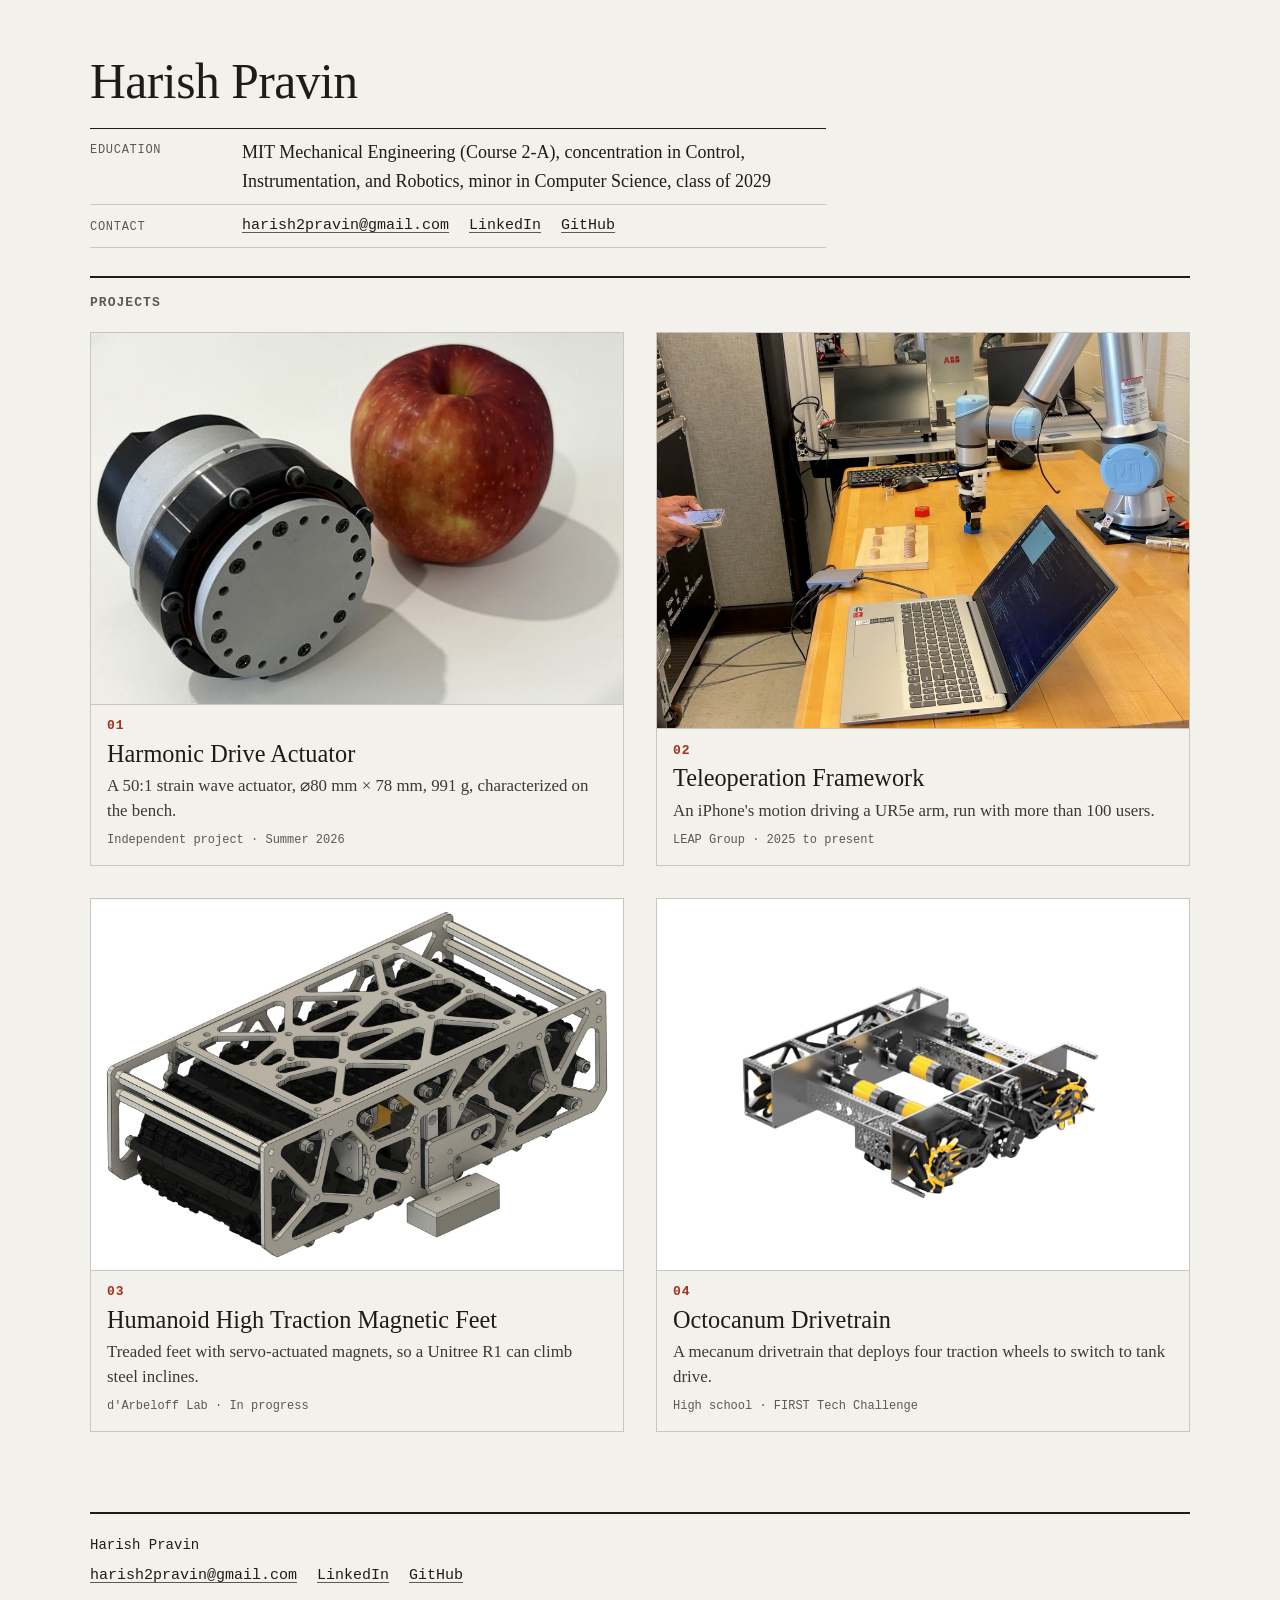
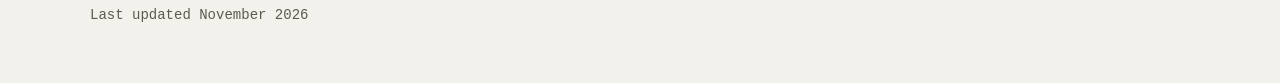
<file: index.html>
<!doctype html>
<html lang="en">
<head>
<meta charset="utf-8">
<meta name="viewport" content="width=device-width, initial-scale=1">
<title>Harish Pravin · Robot hardware</title>
<meta name="description" content="Harish Pravin, MIT Mechanical Engineering, class of 2029. A 50:1 harmonic drive actuator, magnetic humanoid feet, a teleoperation framework and an FTC drivetrain.">
<meta name="author" content="Harish Pravin">
<meta name="color-scheme" content="light">
<meta name="theme-color" content="#f2f1ec">
<link rel="canonical" href="https://harishpravin.com/">
<link rel="icon" href="data:image/svg+xml,%3Csvg%20xmlns='http://www.w3.org/2000/svg'%20viewBox='0%200%2032%2032'%3E%3Crect%20width='32'%20height='32'%20fill='%23f2f1ec'/%3E%3Crect%20x='1.5'%20y='1.5'%20width='29'%20height='29'%20fill='none'%20stroke='%231d1c19'%20stroke-width='1.5'/%3E%3Cpath%20d='M6%209v14M14%209v14M6%2016h8M18%2023V9h4.5a3.5%203.5%200%200%201%200%207H18'%20fill='none'%20stroke='%231d1c19'%20stroke-width='2.2'/%3E%3C/svg%3E">
<link rel="stylesheet" href="style.css">
<meta property="og:type" content="website">
<meta property="og:url" content="https://harishpravin.com/">
<meta property="og:title" content="Harish Pravin · Robot hardware">
<meta property="og:description" content="MIT Mechanical Engineering, class of 2029. A 50:1 harmonic drive actuator characterized on the bench, plus magnetic humanoid feet, a teleoperation framework and an FTC drivetrain.">
<meta property="og:image" content="https://harishpravin.com/img/actuator-apple-1600.jpg">
<meta property="og:image:width" content="1600">
<meta property="og:image:height" content="938">
<meta property="og:image:alt" content="The finished harmonic drive actuator lying on its side next to an apple for scale.">
<meta name="twitter:card" content="summary_large_image">
<meta name="twitter:title" content="Harish Pravin · Robot hardware">
<meta name="twitter:description" content="MIT Mechanical Engineering, class of 2029. A 50:1 harmonic drive actuator characterized on the bench, plus magnetic humanoid feet, a teleoperation framework and an FTC drivetrain.">
<meta name="twitter:image" content="https://harishpravin.com/img/actuator-apple-1600.jpg">
<meta name="twitter:image:alt" content="The finished harmonic drive actuator lying on its side next to an apple for scale.">
</head>
<body>
<a class="skip" href="#main">Skip to content</a>

<header class="wrap top">
  <h1>Harish Pravin</h1>
  <dl class="facts">
    <div>
      <dt>Education</dt>
      <dd>MIT Mechanical Engineering (Course 2-A), concentration in Control, Instrumentation, and Robotics, minor in Computer Science, class of 2029</dd>
    </div>
    <div>
      <dt>Contact</dt>
      <dd>
        <ul class="contact">
          <li><a href="mailto:harish2pravin@gmail.com">harish2pravin@gmail.com</a></li>
          <li><a href="https://www.linkedin.com/in/harish-mit">LinkedIn</a></li>
          <li><a href="https://github.com/harivin">GitHub</a></li>
        </ul>
      </dd>
    </div>
  </dl>
</header>

<main id="main" class="wrap">
  <section class="projects" id="projects" aria-labelledby="projects-h">
    <h2 class="section-label" id="projects-h">Projects</h2>
    <ul class="tiles">
    <li>
      <a class="tile" href="actuator.html">
        <div class="tile-media">
          <img src="img/actuator-apple-800.jpg"
               srcset="img/actuator-apple-800.jpg 800w, img/actuator-apple-1600.jpg 1600w"
               sizes="(min-width: 1164px) 535px, (min-width: 640px) calc(50vw - 48px), calc(100vw - 34px)"
               width="800" height="469" loading="eager" fetchpriority="high"
               alt="The finished harmonic drive actuator lying on its side next to an apple for scale.">
        </div>
        <div class="tile-body">
          <p class="tile-num">01</p>
          <h3 class="tile-h">Harmonic Drive Actuator</h3>
          <p class="tile-line">A 50:1 strain wave actuator, <span class="nb">⌀80 mm × 78 mm</span>, <span class="nb">991 g</span>, characterized on the bench.</p>
          <p class="tile-meta">Independent project · Summer 2026</p>
        </div>
      </a>
    </li>
    <li>
      <a class="tile" href="teleoperation.html">
        <div class="tile-media">
          <img src="img/teleop-ur-arm.jpg" width="1280" height="720" loading="lazy" decoding="async" alt="An operator holds an iPhone while a Universal Robots arm with a gripper works over a peg board.">
        </div>
        <div class="tile-body">
          <p class="tile-num">02</p>
          <h3 class="tile-h">Teleoperation Framework</h3>
          <p class="tile-line">An iPhone's motion driving a UR5e arm, run with more than 100 users.</p>
          <p class="tile-meta">LEAP Group · 2025 to present</p>
        </div>
      </a>
    </li>
    <li>
      <a class="tile" href="magnetic-feet.html">
        <div class="tile-media tile-sheet">
          <img src="img/feet-cad-1.jpg" width="1600" height="1127" loading="lazy" decoding="async" alt="CAD of one treaded foot, work in progress.">
        </div>
        <div class="tile-body">
          <p class="tile-num">03</p>
          <h3 class="tile-h">Humanoid High Traction Magnetic Feet</h3>
          <p class="tile-line">Treaded feet with servo-actuated magnets, so a Unitree R1 can climb steel inclines.</p>
          <p class="tile-meta">d'Arbeloff Lab · In progress</p>
        </div>
      </a>
    </li>
    <li>
      <a class="tile" href="octocanum.html">
        <div class="tile-media tile-sheet">
          <img src="img/octocanum-cad.png" width="500" height="500" loading="lazy" decoding="async" alt="CAD render of the octocanum drivetrain: a plate chassis with mecanum wheels at the corners and drive motors down the middle.">
        </div>
        <div class="tile-body">
          <p class="tile-num">04</p>
          <h3 class="tile-h">Octocanum Drivetrain</h3>
          <p class="tile-line">A mecanum drivetrain that deploys four traction wheels to switch to tank drive.</p>
          <p class="tile-meta">High school · FIRST Tech Challenge</p>
        </div>
      </a>
    </li>
    <!-- To add a project, copy one of the project pages to a new file, give it the next number and fix the prev and next links on it and its neighbour, then paste this tile at the end of the list and fill it in.
    <li>
      <a class="tile" href="new-project.html">
        <div class="tile-media">
          <img src="img/new-project-800.jpg" srcset="img/new-project-800.jpg 800w, img/new-project-1600.jpg 1600w" sizes="(min-width: 1164px) 535px, (min-width: 640px) calc(50vw - 48px), calc(100vw - 34px)" width="800" height="600" alt="What the photo shows" loading="lazy" decoding="async">
        </div>
        <div class="tile-body">
          <p class="tile-num">05</p>
          <h3 class="tile-h">Project Name</h3>
          <p class="tile-line">One specific line about the project.</p>
          <p class="tile-meta">Lab or context · Dates</p>
        </div>
      </a>
    </li>
    -->
    </ul>
  </section>
</main>

<footer class="wrap foot">
  <div class="foot-in">
  <p>Harish Pravin</p>
  <ul class="contact">
    <li><a href="mailto:harish2pravin@gmail.com">harish2pravin@gmail.com</a></li>
    <li><a href="https://www.linkedin.com/in/harish-mit">LinkedIn</a></li>
    <li><a href="https://github.com/harivin">GitHub</a></li>
  </ul>
  <p class="updated">Last updated November 2026</p>
  </div>
</footer>
</body>
</html>
</file>
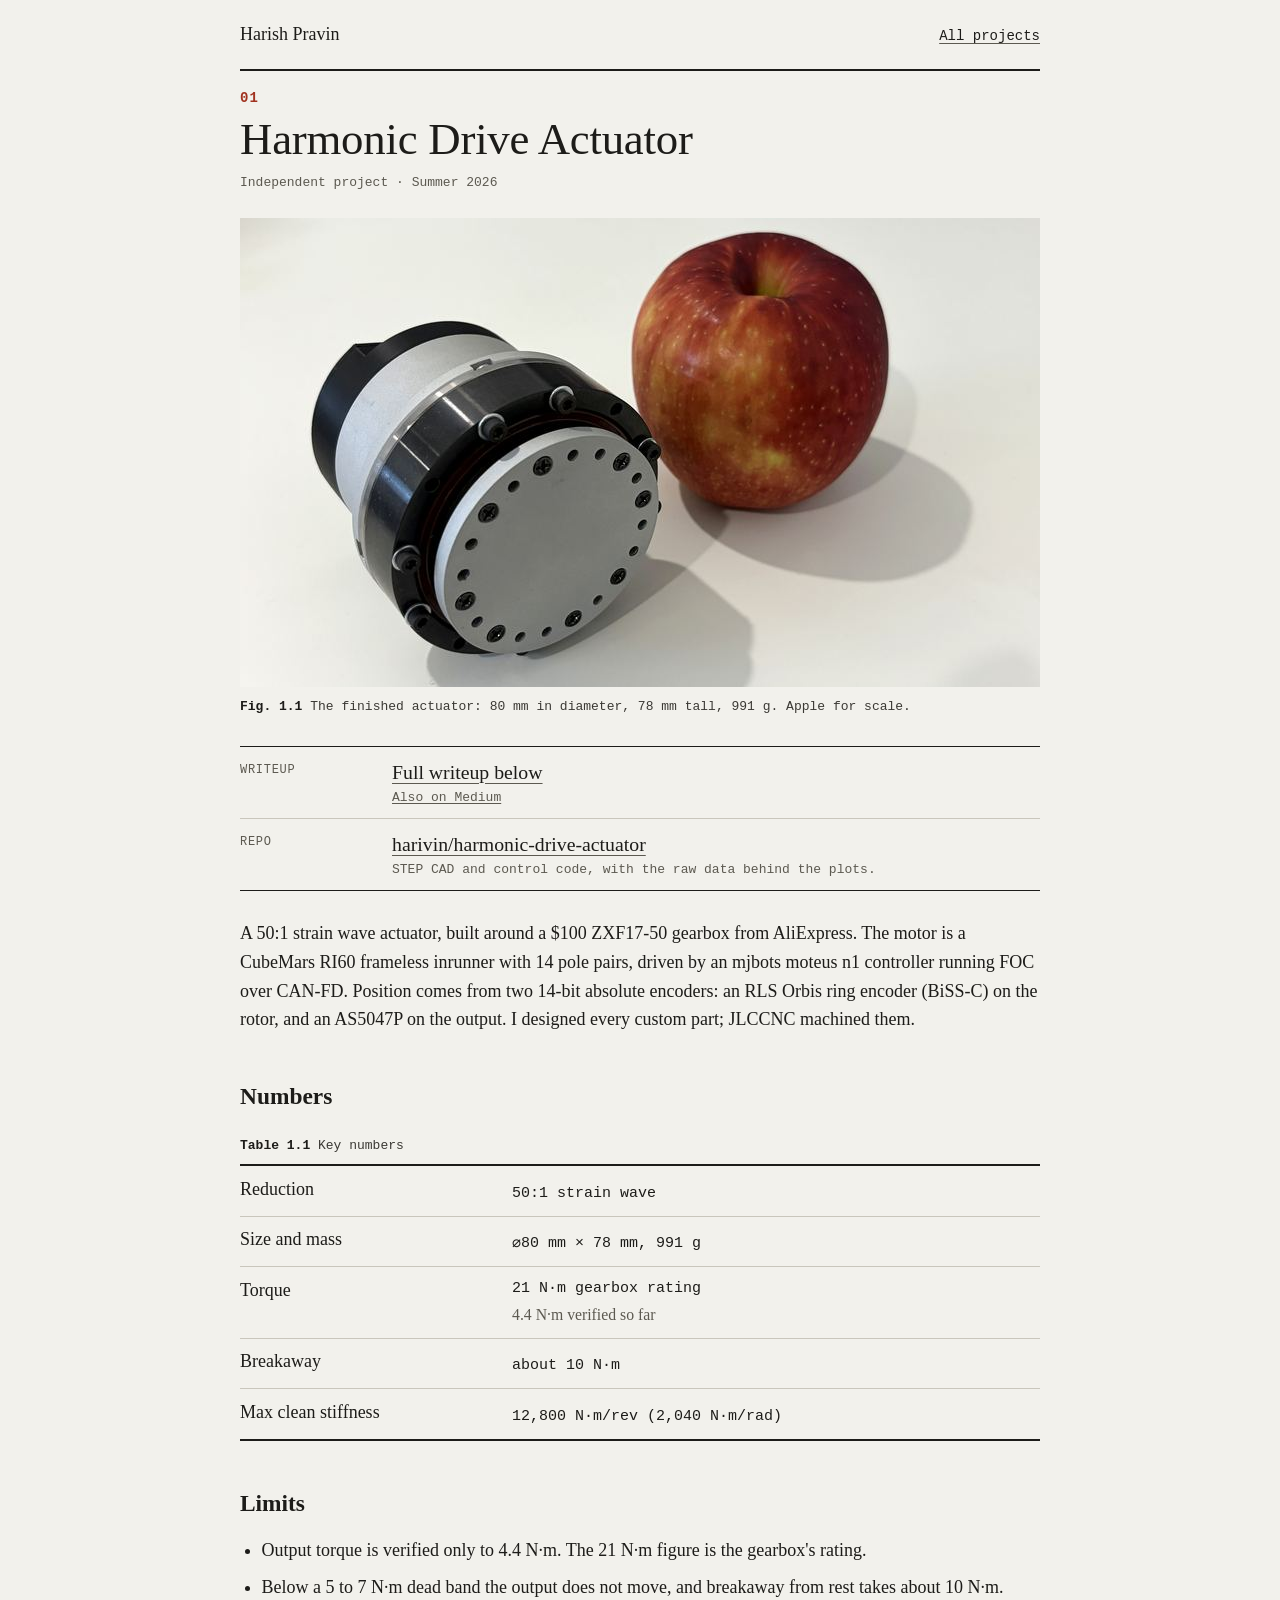
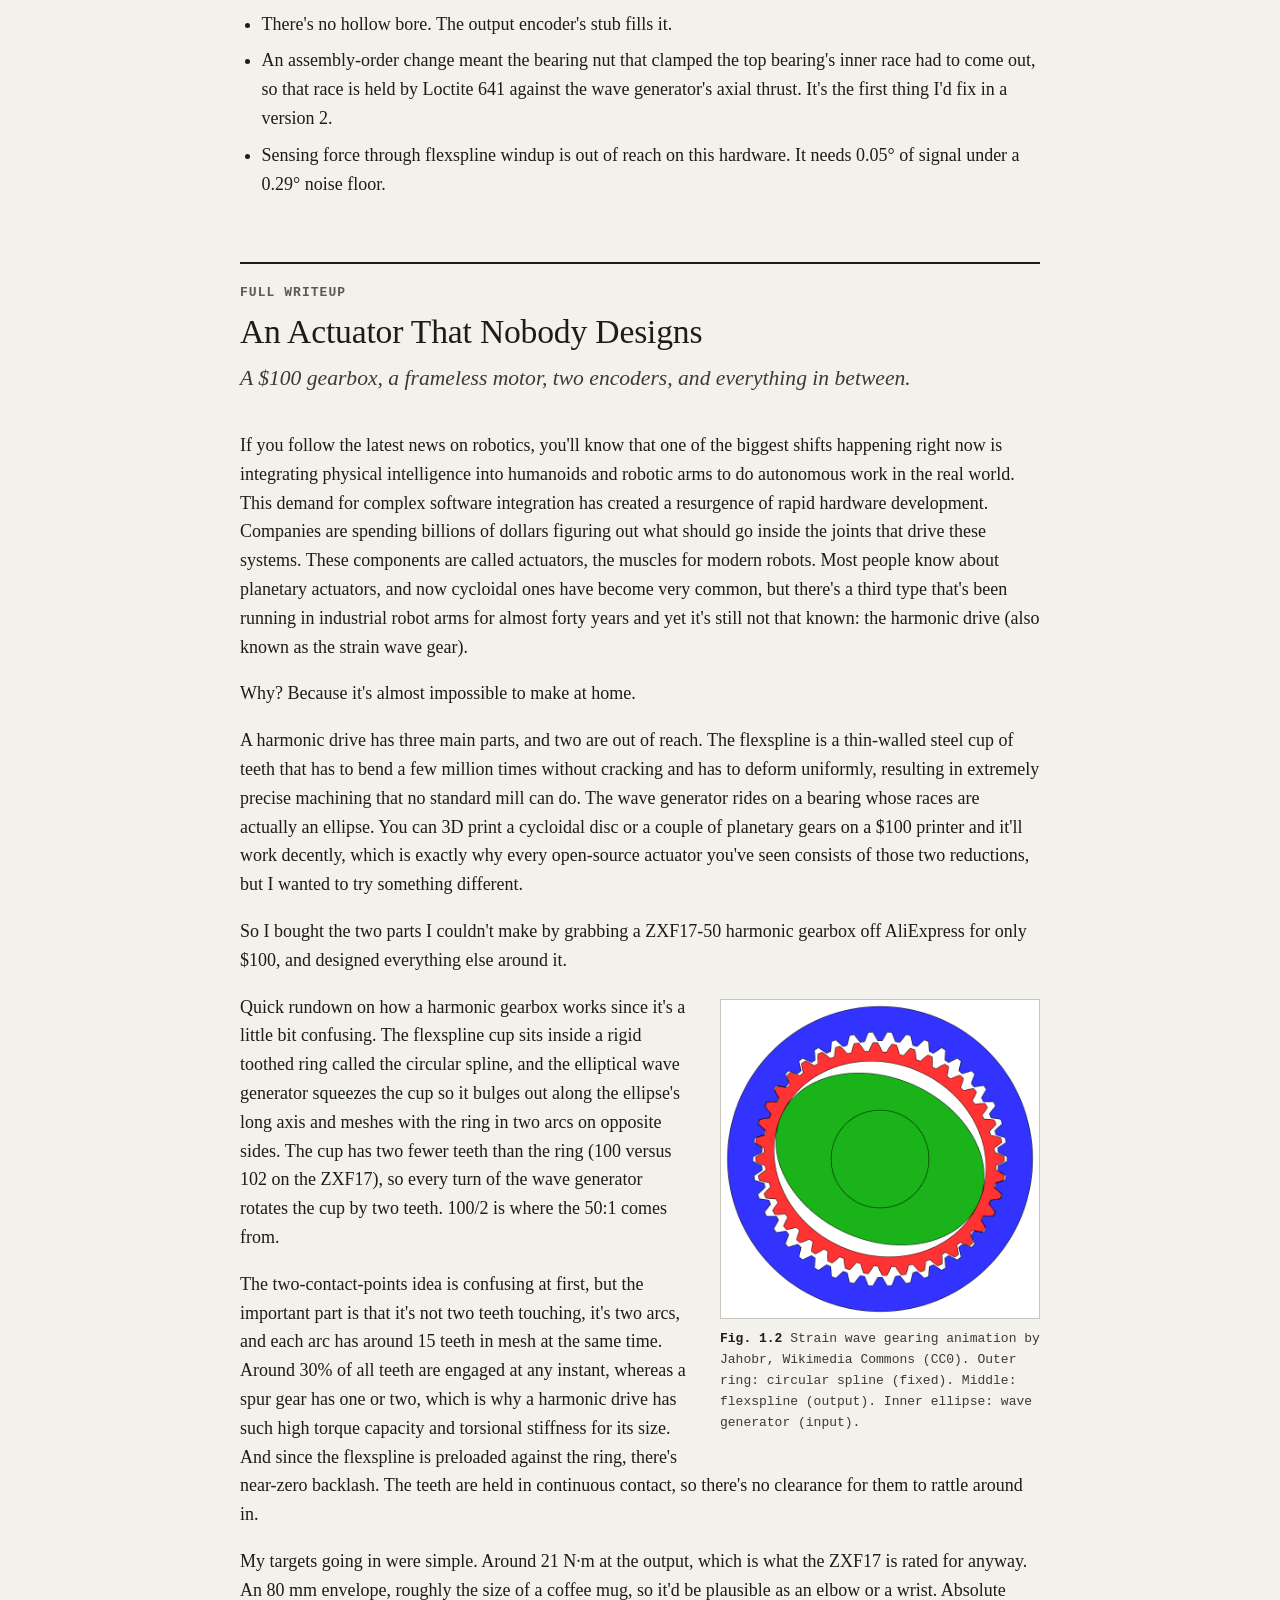
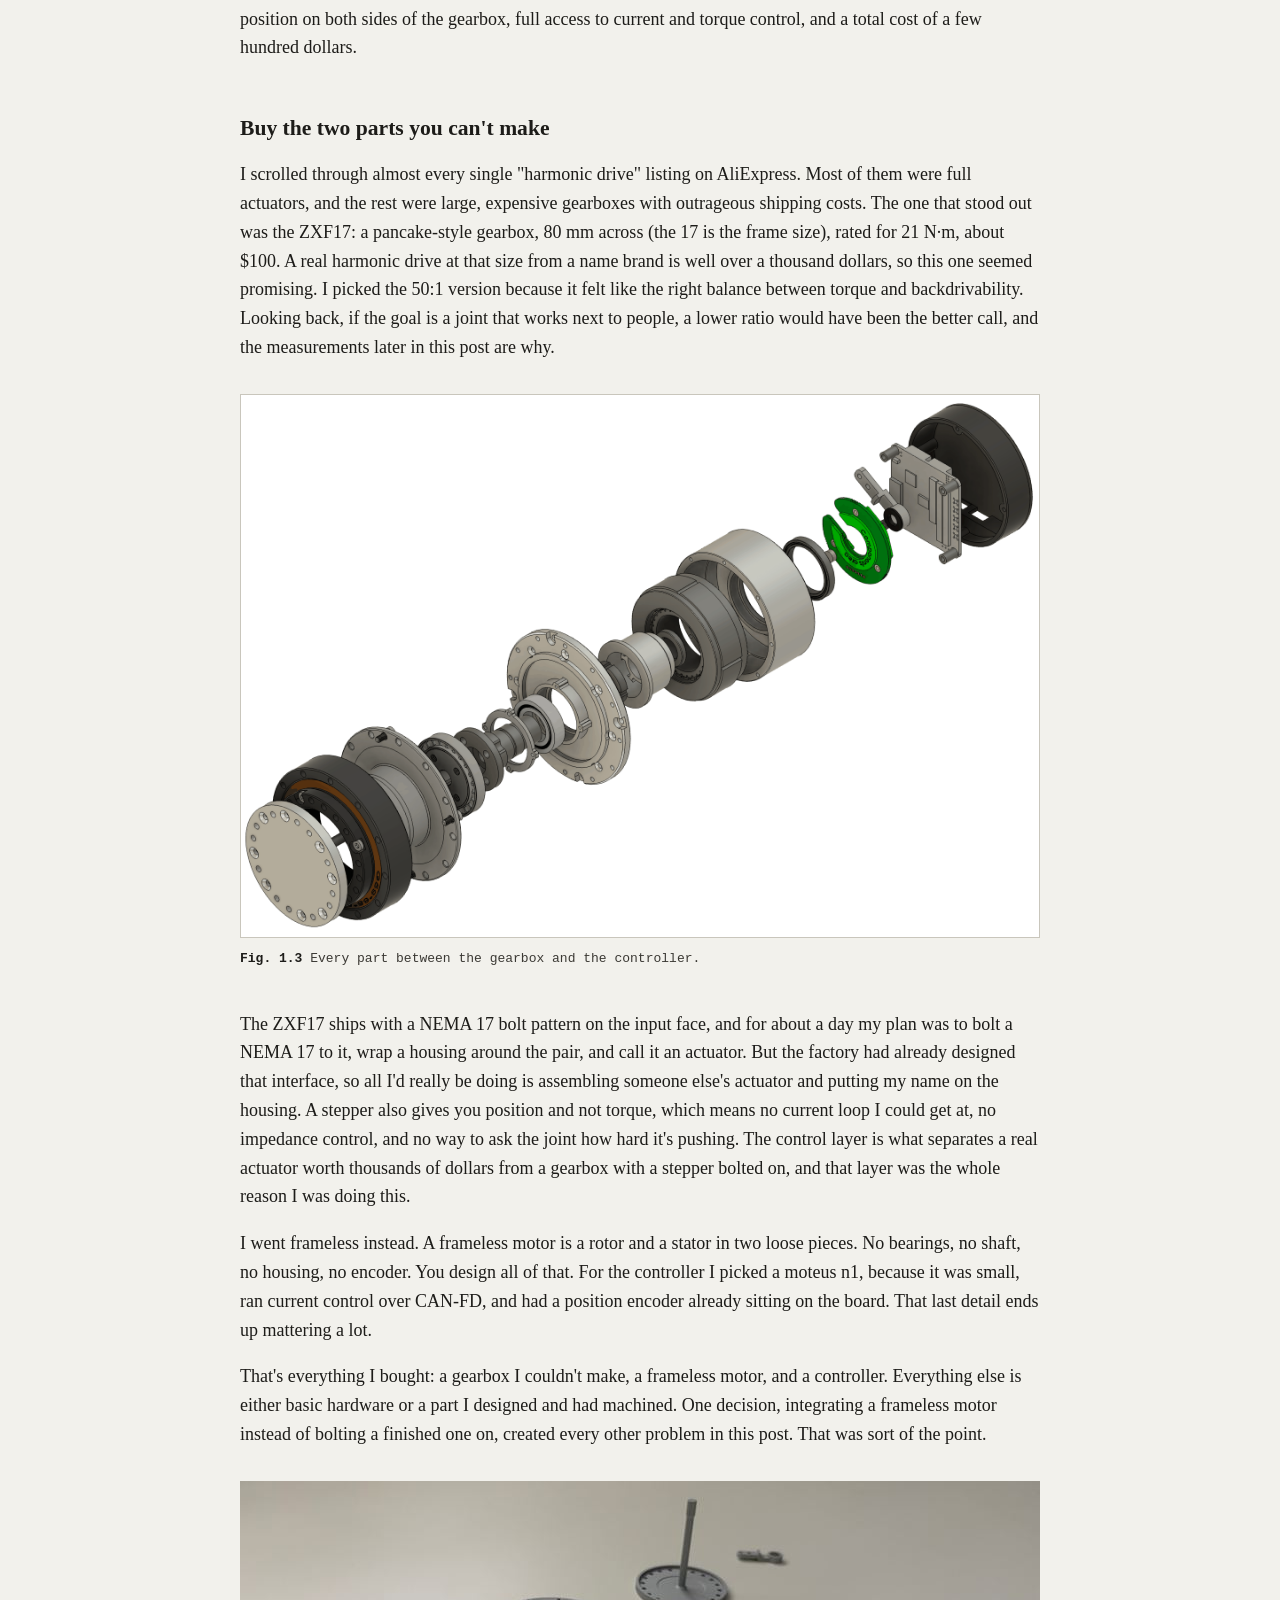
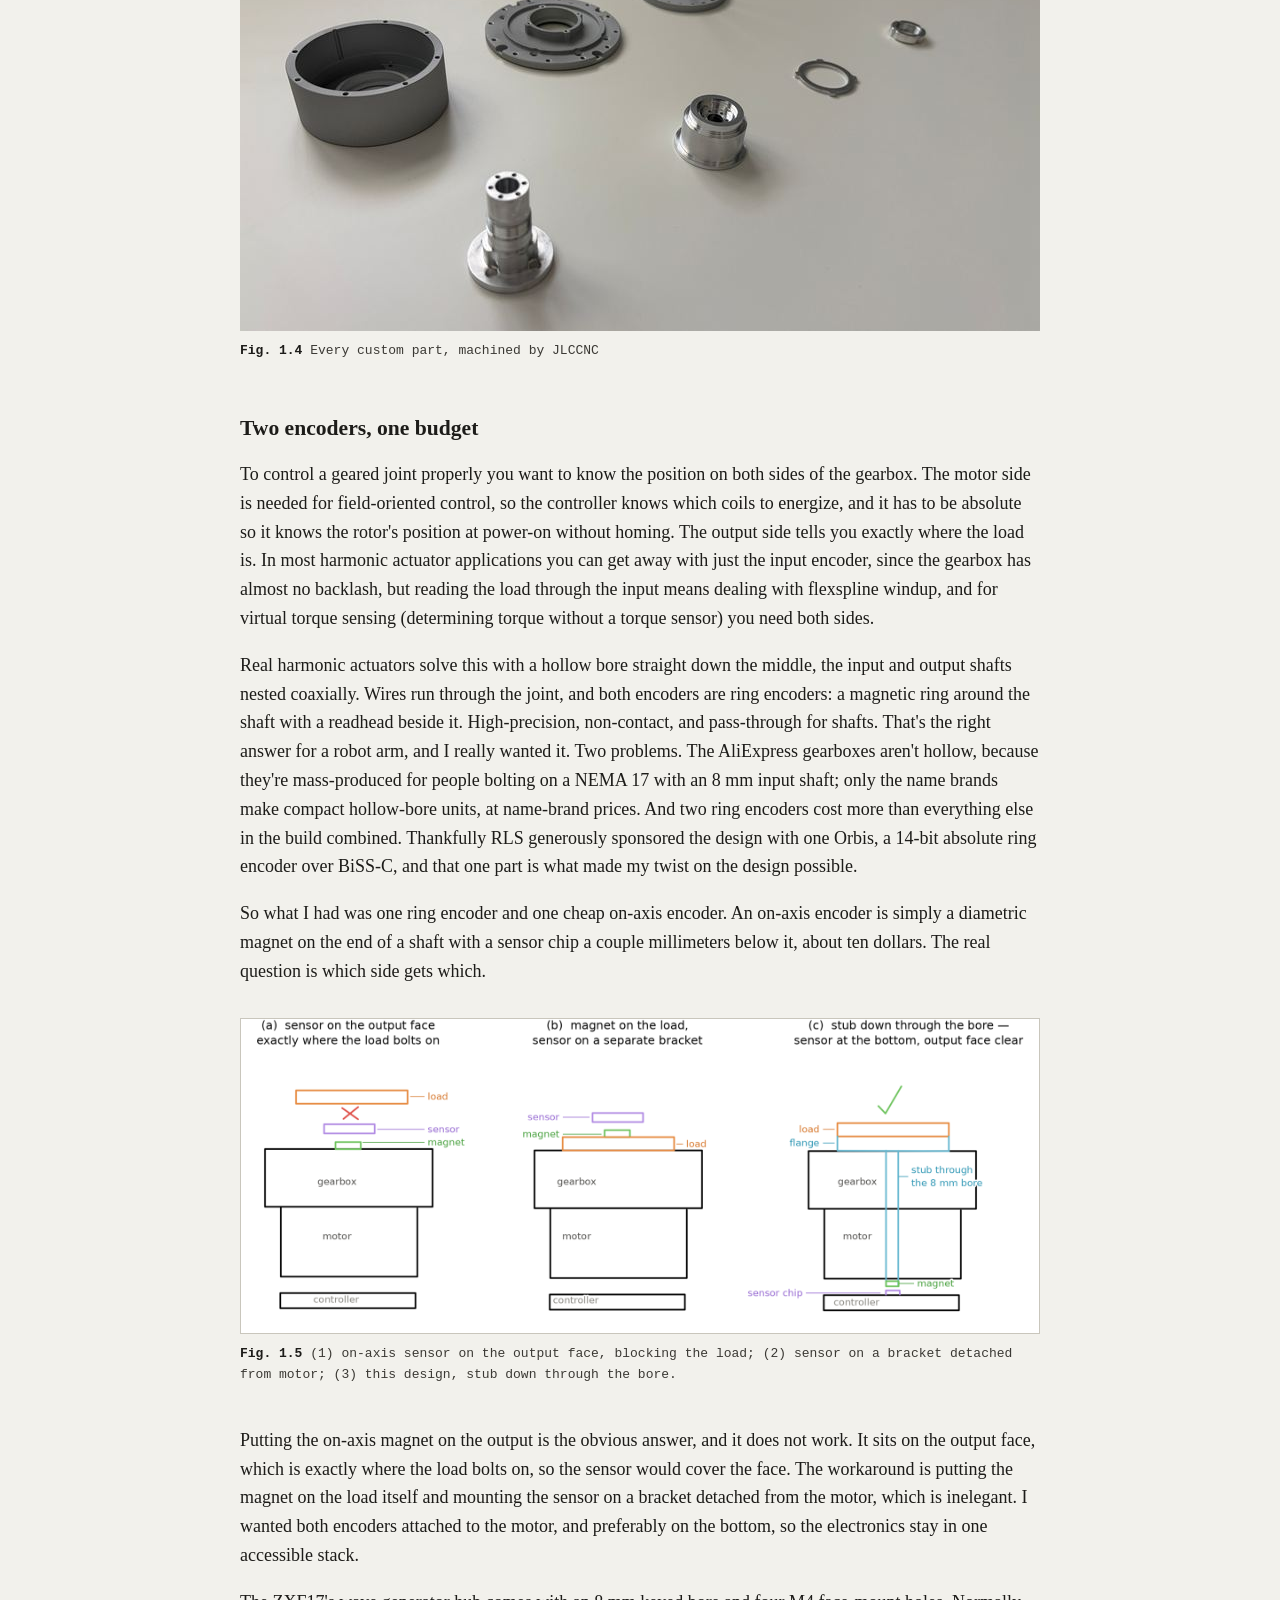
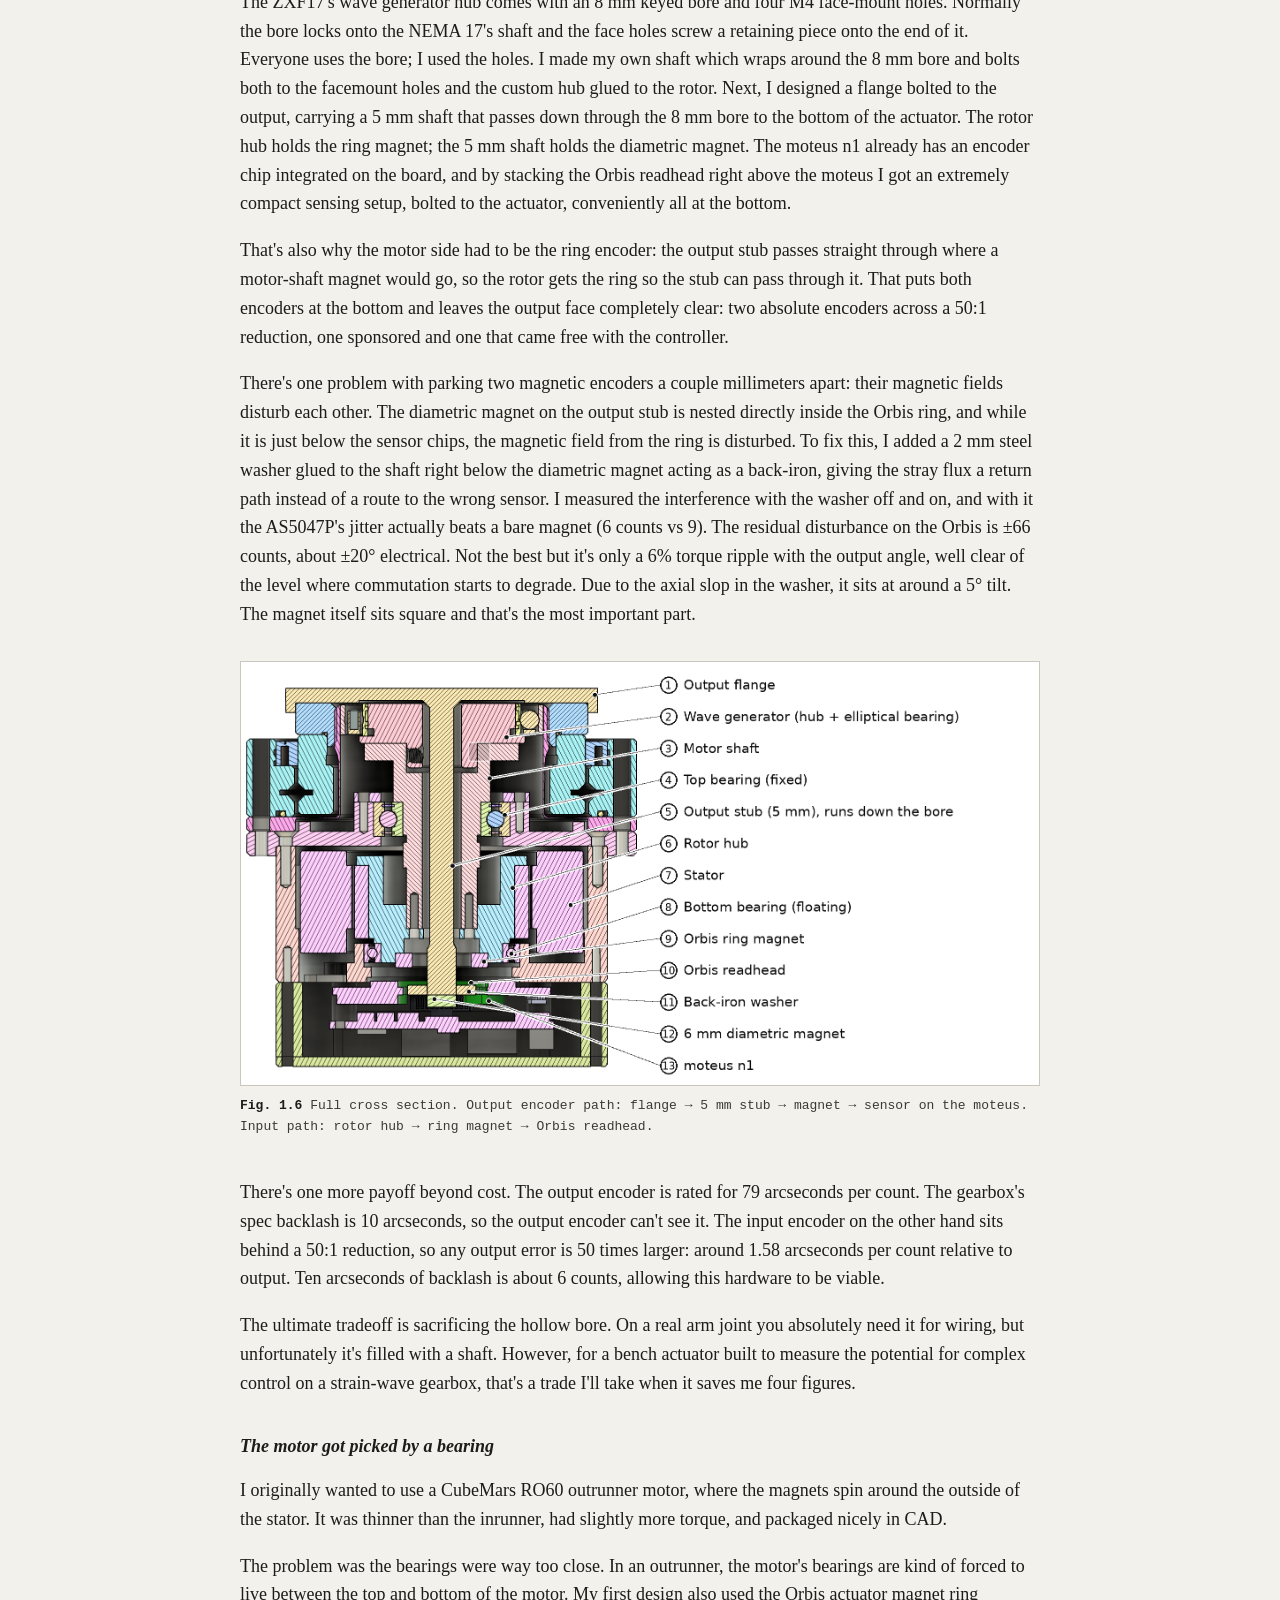
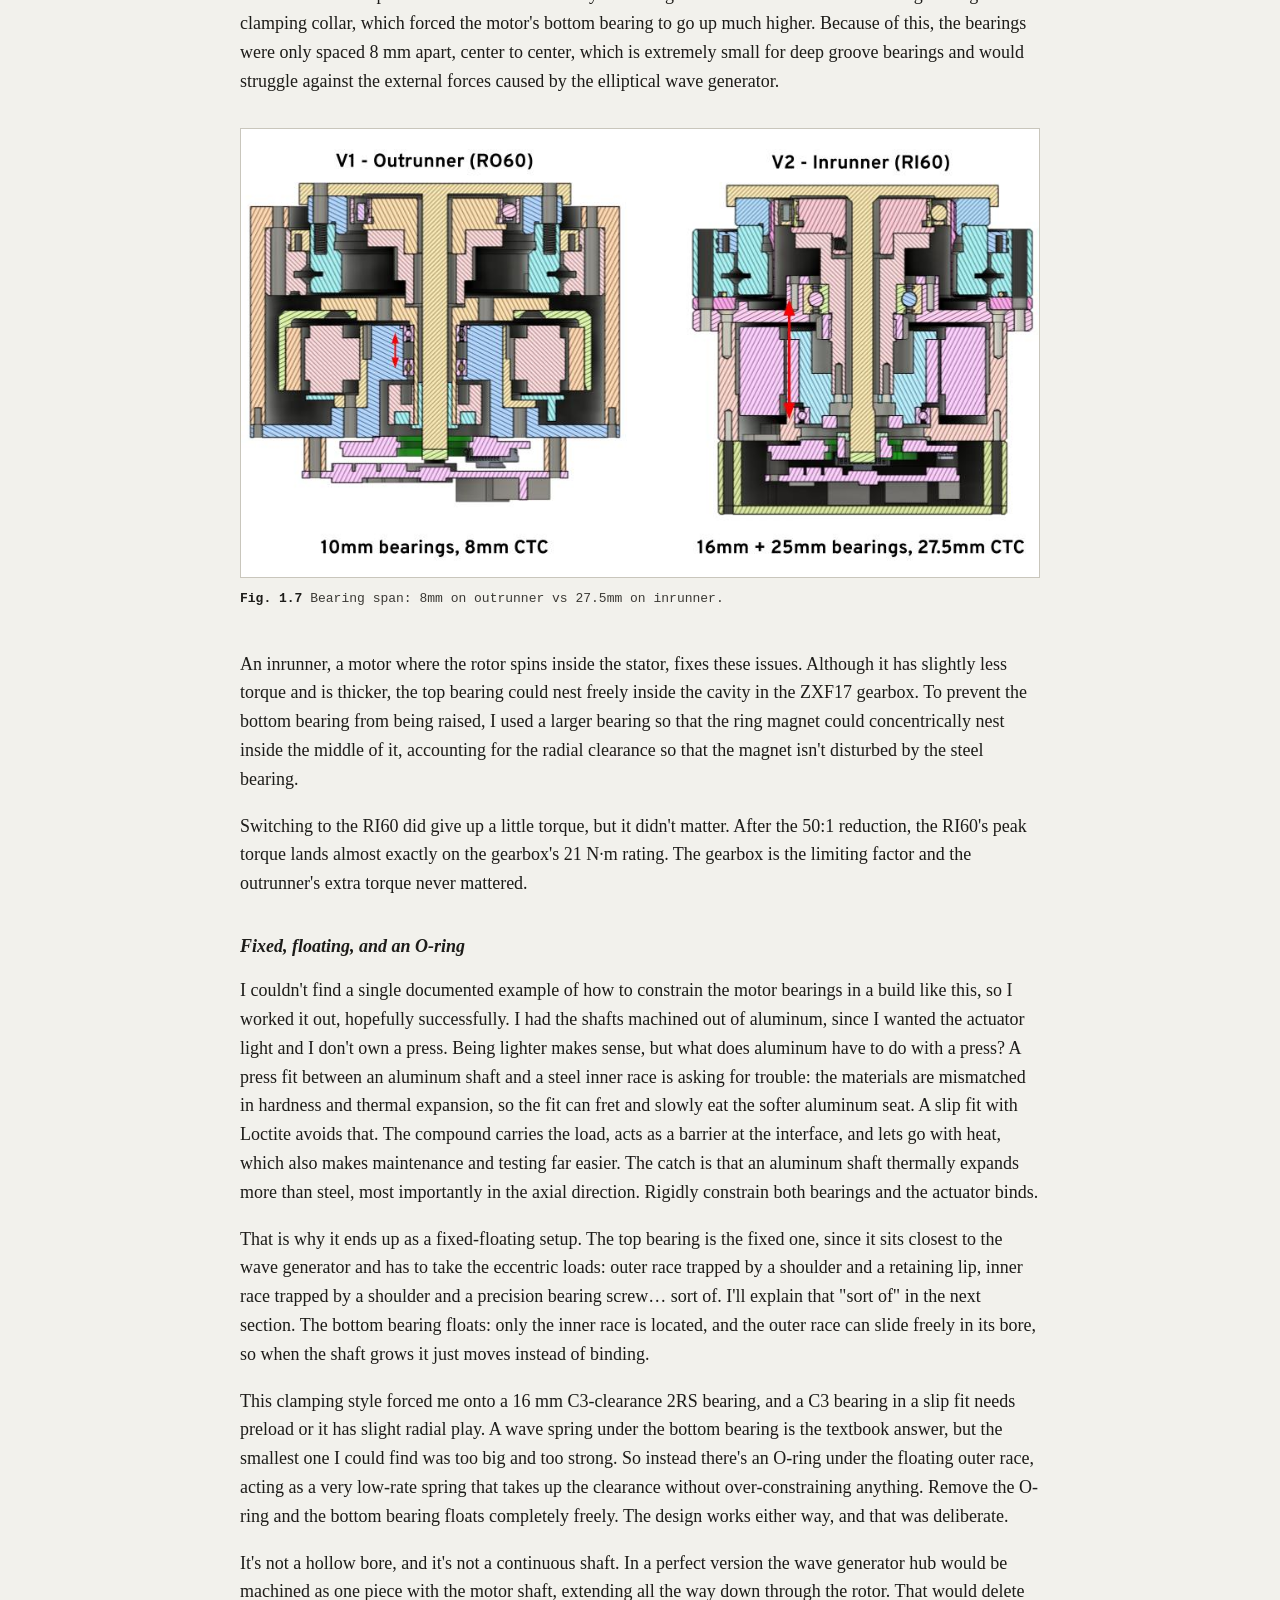
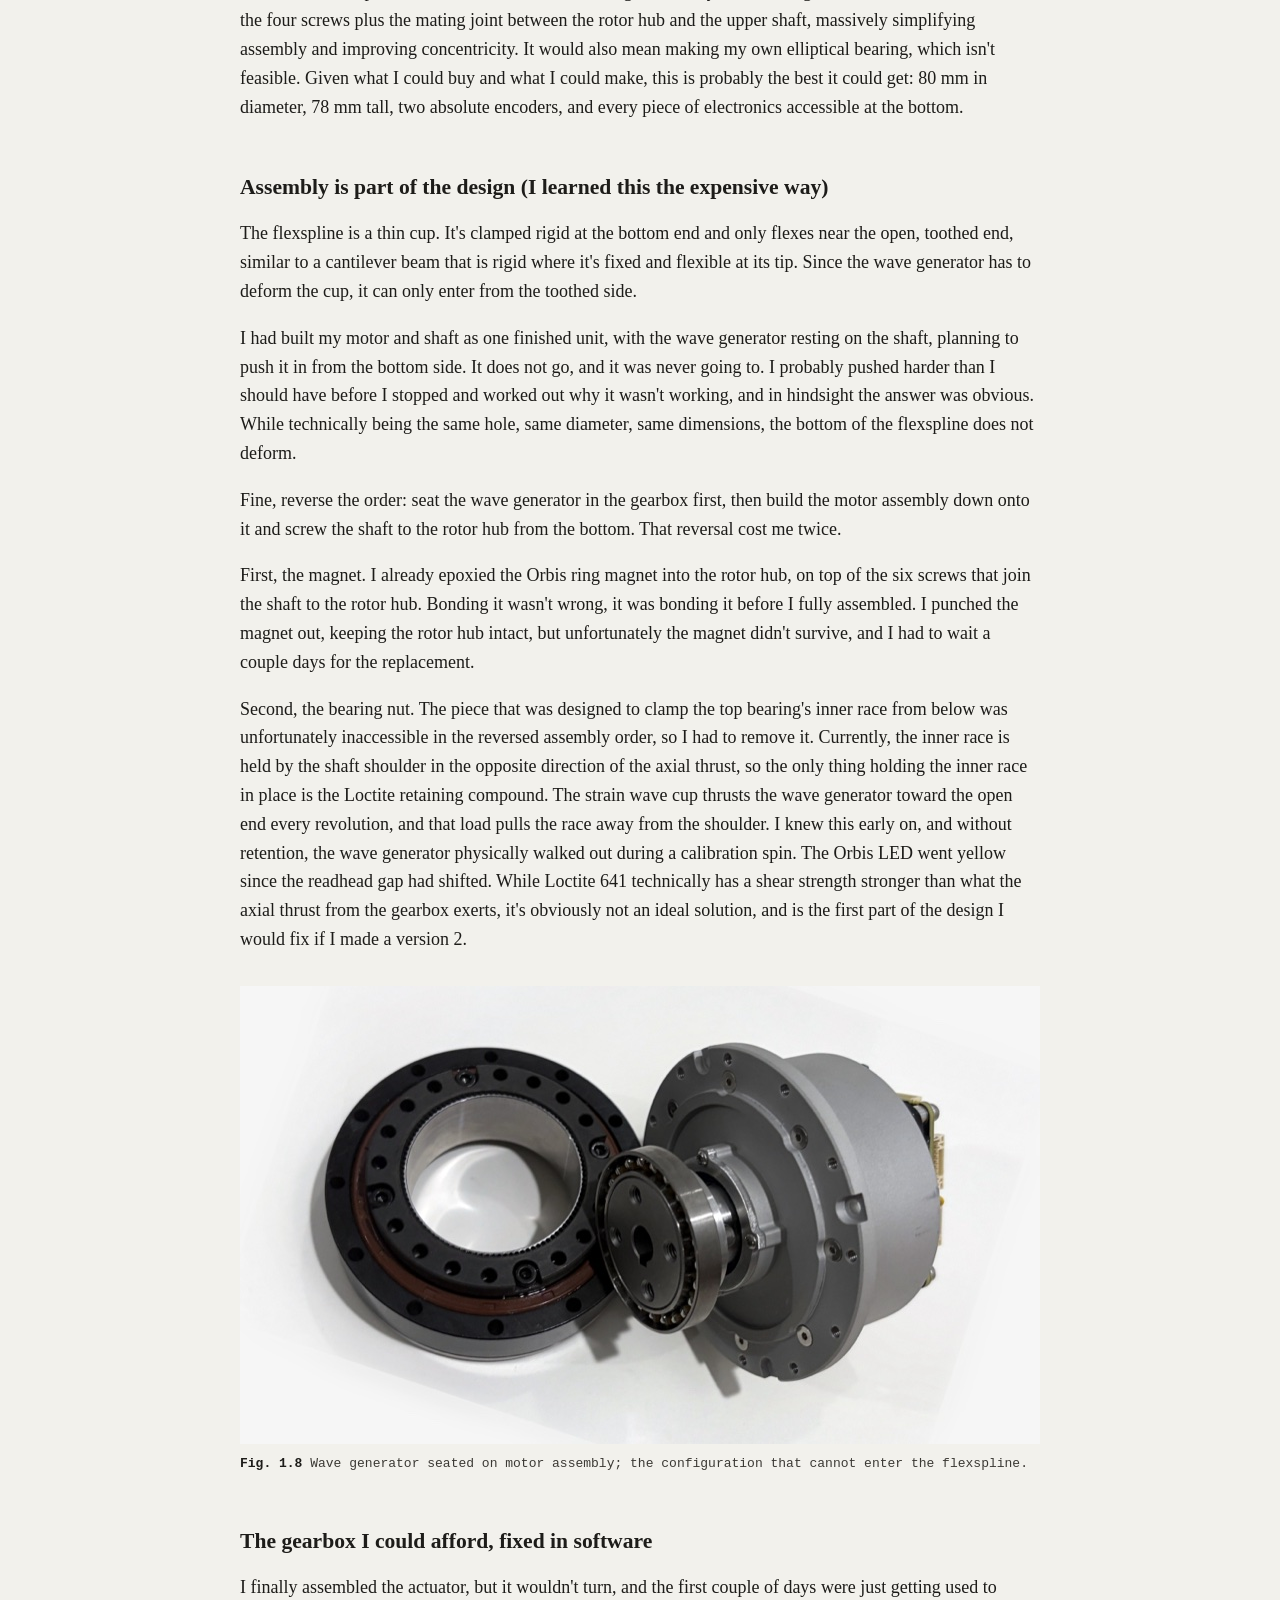
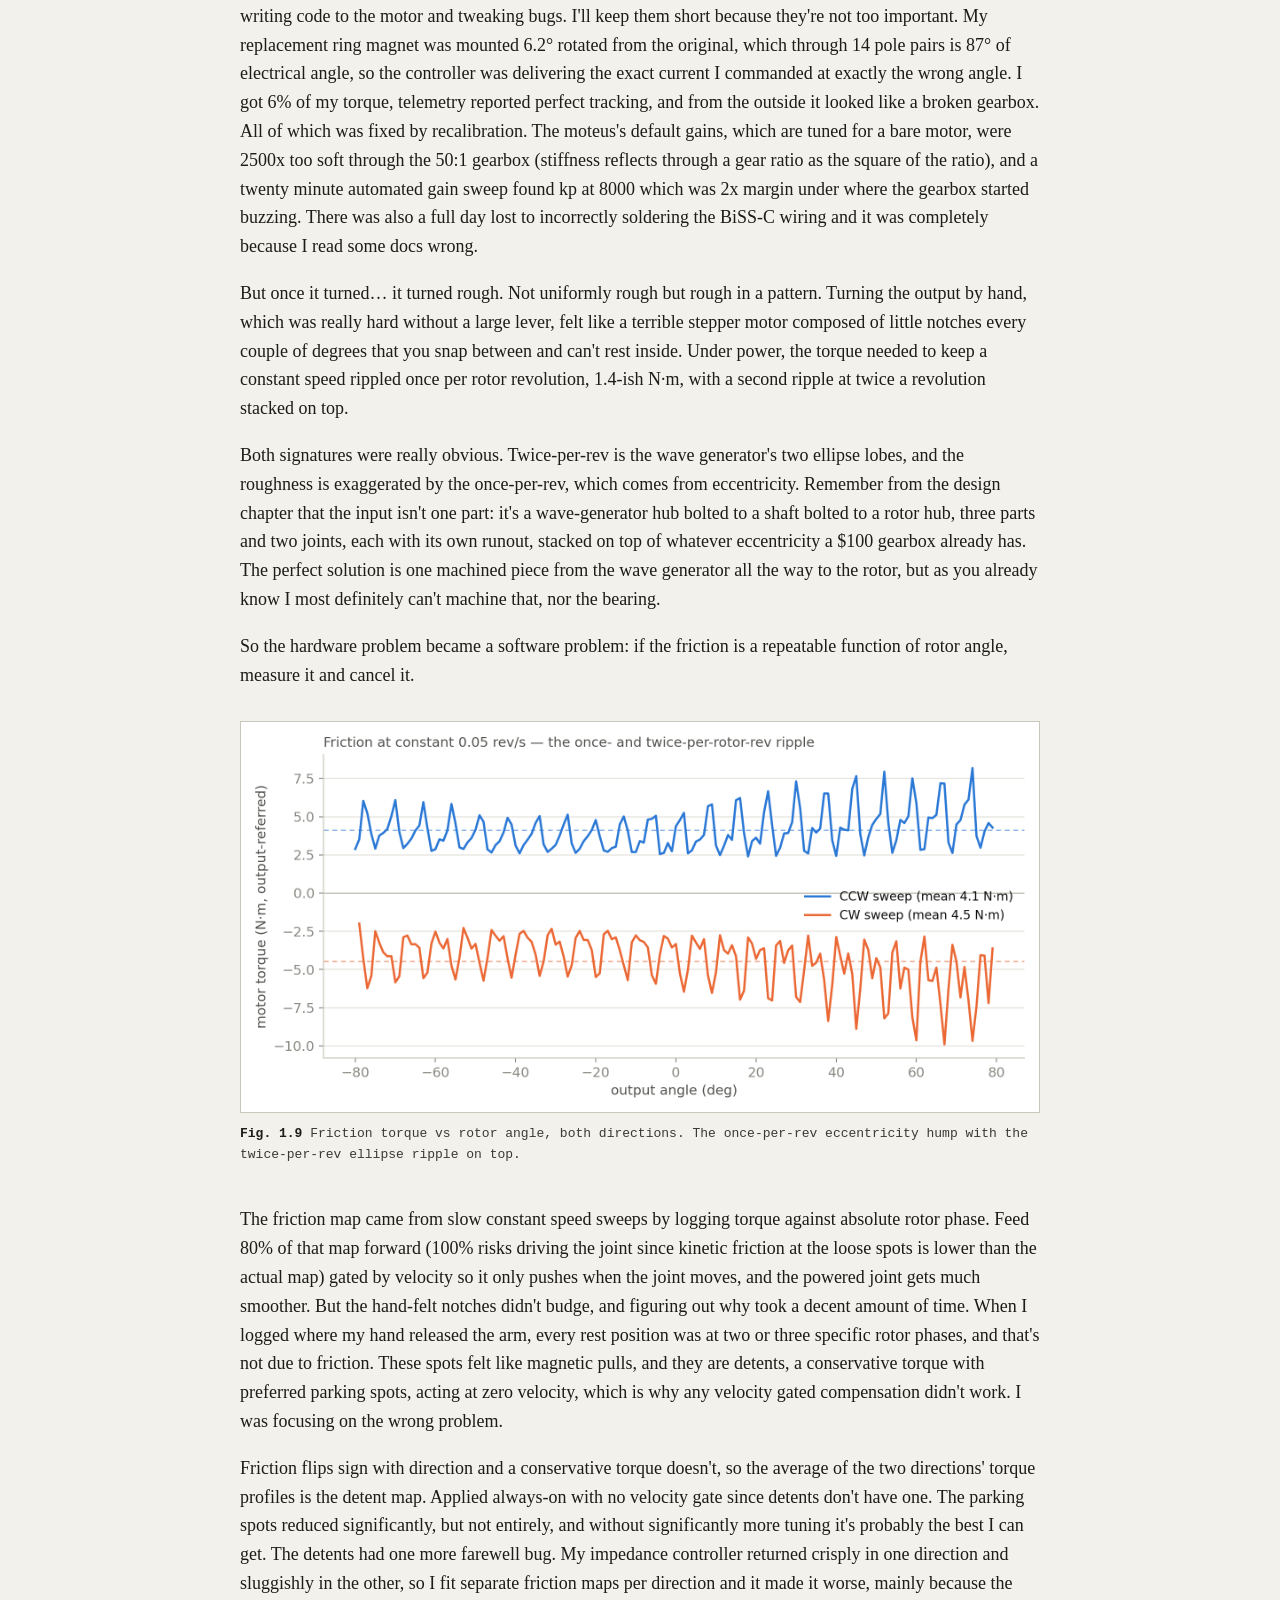
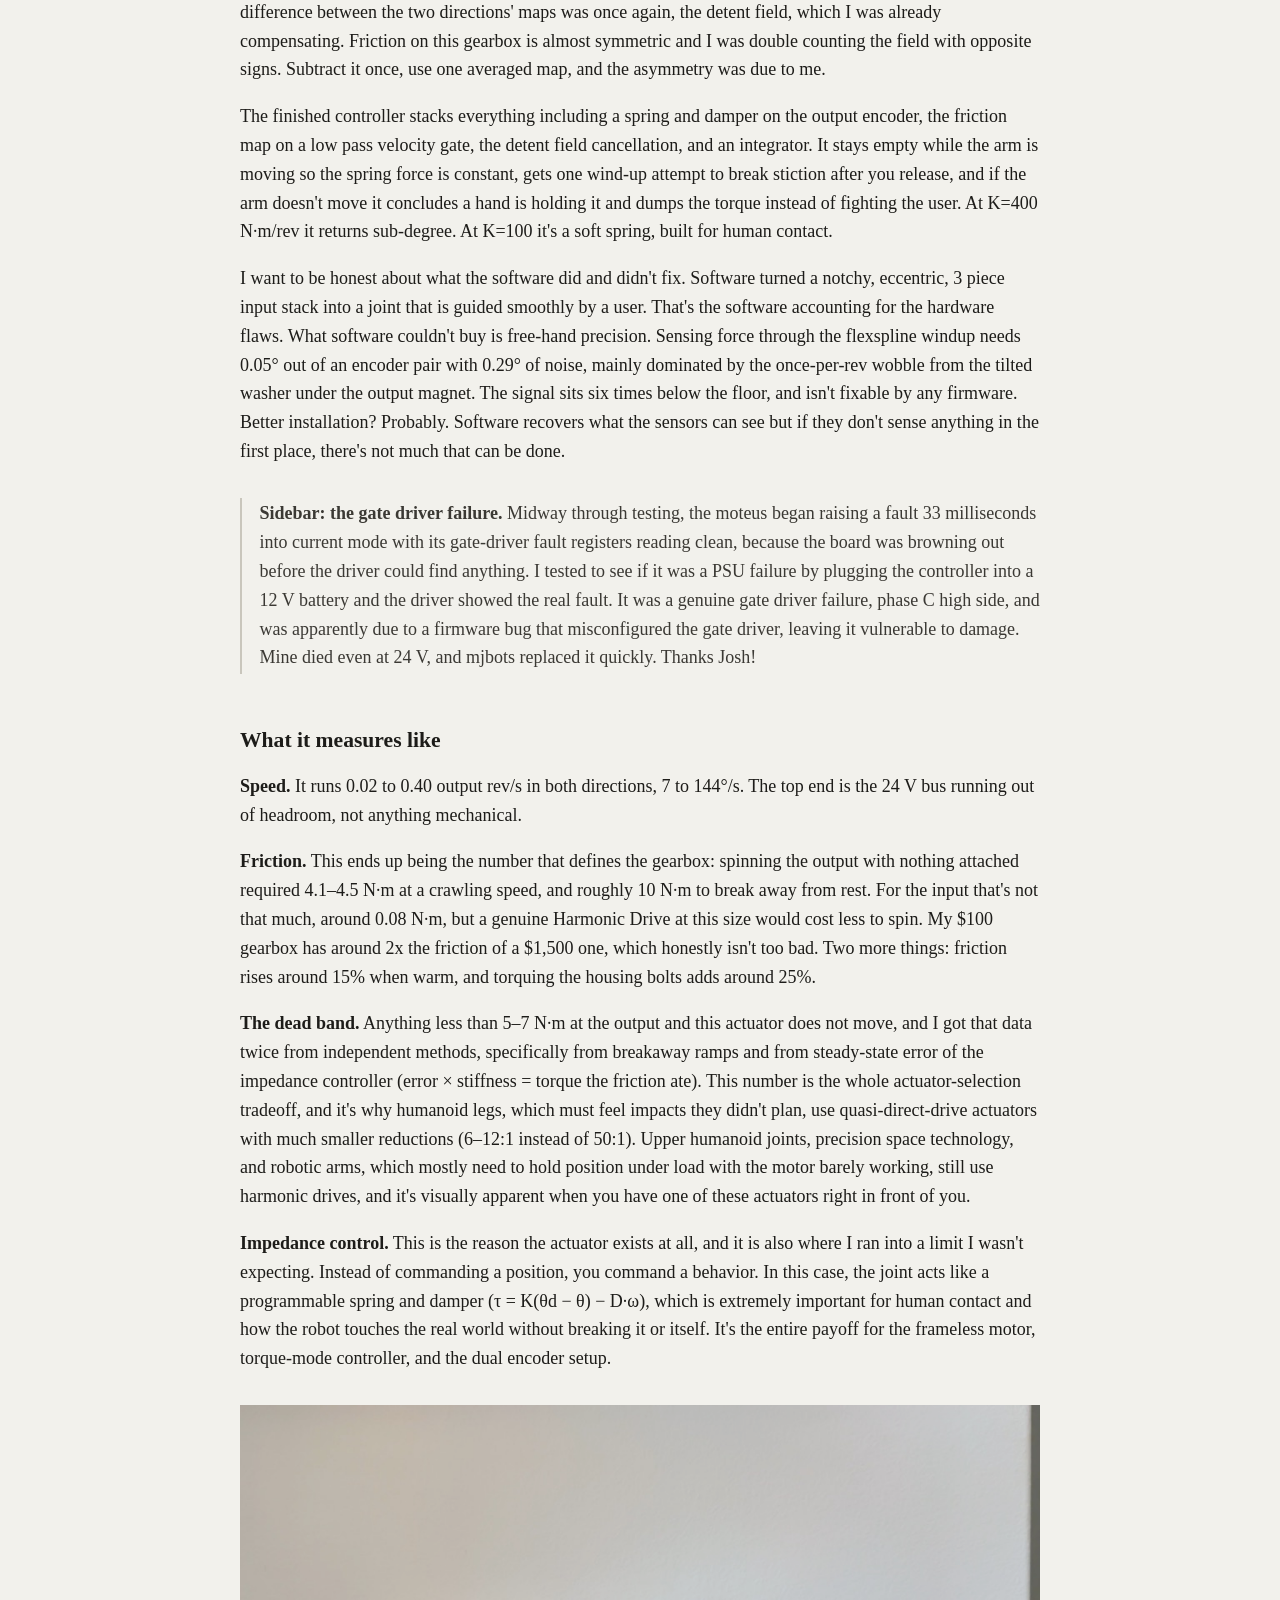
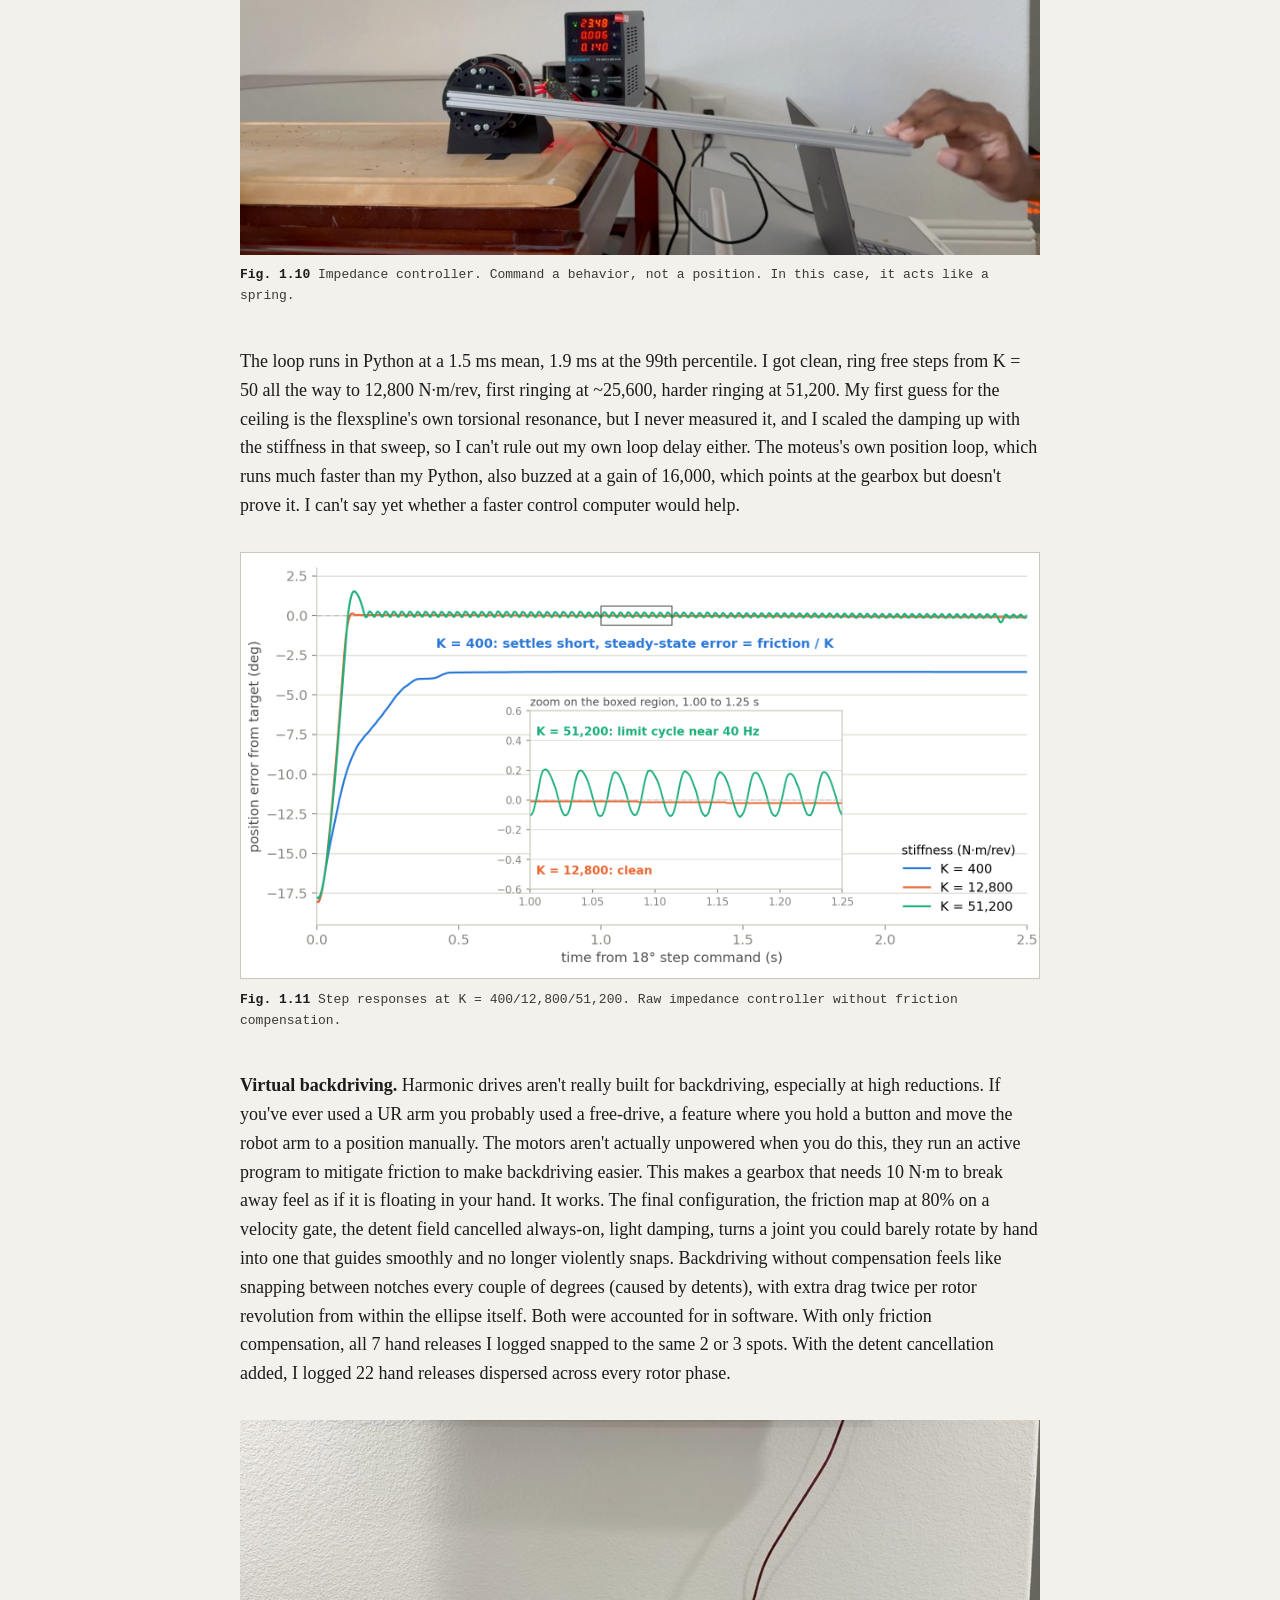
<file: actuator.html>
<!doctype html>
<html lang="en">
<head>
<meta charset="utf-8">
<meta name="viewport" content="width=device-width, initial-scale=1">
<title>Harmonic Drive Actuator · Harish Pravin</title>
<meta name="description" content="A 50:1 strain wave actuator built around a $100 ZXF17-50 gearbox, ⌀80 mm × 78 mm and 991 g. Spec sheet, measured numbers with their limits, design notes and bench characterization.">
<meta name="author" content="Harish Pravin">
<meta name="color-scheme" content="light">
<meta name="theme-color" content="#f2f1ec">
<link rel="icon" href="data:image/svg+xml,%3Csvg%20xmlns='http://www.w3.org/2000/svg'%20viewBox='0%200%2032%2032'%3E%3Crect%20width='32'%20height='32'%20fill='%23f2f1ec'/%3E%3Crect%20x='1.5'%20y='1.5'%20width='29'%20height='29'%20fill='none'%20stroke='%231d1c19'%20stroke-width='1.5'/%3E%3Cpath%20d='M6%209v14M14%209v14M6%2016h8M18%2023V9h4.5a3.5%203.5%200%200%201%200%207H18'%20fill='none'%20stroke='%231d1c19'%20stroke-width='2.2'/%3E%3C/svg%3E">
<link rel="stylesheet" href="style.css">
<link rel="canonical" href="https://harishpravin.com/actuator.html">
<meta property="og:type" content="article">
<meta property="og:url" content="https://harishpravin.com/actuator.html">
<meta property="og:title" content="Harmonic Drive Actuator · Harish Pravin">
<meta property="og:description" content="A 50:1 strain wave actuator built around a $100 ZXF17-50 gearbox, ⌀80 mm × 78 mm and 991 g. Spec sheet, measured numbers with their limits, design notes and bench characterization.">
<meta property="og:image" content="https://harishpravin.com/img/actuator-apple-1600.jpg">
<meta property="og:image:width" content="1600">
<meta property="og:image:height" content="938">
<meta property="og:image:alt" content="The finished harmonic drive actuator lying on its side next to an apple for scale.">
<meta name="twitter:card" content="summary_large_image">
<meta name="twitter:title" content="Harmonic Drive Actuator · Harish Pravin">
<meta name="twitter:description" content="A 50:1 strain wave actuator built around a $100 ZXF17-50 gearbox, ⌀80 mm × 78 mm and 991 g. Spec sheet, measured numbers with their limits, design notes and bench characterization.">
<meta name="twitter:image" content="https://harishpravin.com/img/actuator-apple-1600.jpg">
<meta name="twitter:image:alt" content="The finished harmonic drive actuator lying on its side next to an apple for scale.">
</head>
<body class="page">
<a class="skip" href="#main">Skip to content</a>

<header class="wrap site-top">
  <nav aria-label="Site">
    <a class="home" href="index.html">Harish Pravin</a>
    <a class="all" href="index.html#projects">All projects</a>
  </nav>
</header>

<main id="main" class="wrap">

<article class="project" id="actuator" aria-labelledby="actuator-h">
  <h1 class="proj-h" id="actuator-h"><span class="num">01</span> Harmonic Drive Actuator</h1>
  <p class="meta">Independent project · Summer 2026</p>

  <figure class="fig hero">
    <img src="img/actuator-apple-1600.jpg"
         srcset="img/actuator-apple-800.jpg 800w, img/actuator-apple-1600.jpg 1600w"
         sizes="(min-width: 864px) 800px, (min-width: 640px) calc(100vw - 64px), calc(100vw - 32px)"
         width="1600" height="938" loading="eager" fetchpriority="high"
         alt="The finished actuator lying on its side on an off-white backdrop, output flange facing the camera: a round silver plate ringed with screw holes inside a black ring, on a silver and black cylindrical body. A red apple sits beside it for scale.">
    <figcaption><span class="fno">Fig. 1.1</span>The finished actuator: 80 mm in diameter, 78 mm tall, 991 g. Apple for scale.</figcaption>
  </figure>

  <dl class="proj-links">
    <div>
      <dt>Writeup</dt>
      <dd><a href="#writeup">Full writeup below</a><span class="aside"><a href="https://medium.com/@harishpravin/an-actuator-that-nobody-designs-c571e692ce58">Also on Medium</a></span></dd>
    </div>
    <div>
      <dt>Repo</dt>
      <dd><a href="https://github.com/harivin/harmonic-drive-actuator">harivin/harmonic-drive-actuator</a><span class="aside">STEP CAD and control code, with the raw data behind the plots.</span></dd>
    </div>
  </dl>

  <p>A 50:1 strain wave actuator, built around a $100 ZXF17-50 gearbox from AliExpress. The motor is a CubeMars RI60 frameless inrunner with 14 pole pairs, driven by an mjbots moteus n1 controller running FOC over CAN-FD. Position comes from two 14-bit absolute encoders: an RLS Orbis ring encoder (BiSS-C) on the rotor, and an AS5047P on the output. I designed every custom part; JLCCNC machined them.</p>

  <section aria-labelledby="numbers-h">
    <h2 id="numbers-h">Numbers</h2>
    <table class="spec">
      <caption><span class="fno">Table 1.1</span>Key numbers</caption>
      <tbody>
        <tr>
          <th scope="row">Reduction</th>
          <td><span class="v">50:1 strain wave</span></td>
        </tr>
        <tr>
          <th scope="row">Size and mass</th>
          <td><span class="v">⌀80 mm × 78 mm, 991 g</span></td>
        </tr>
        <tr>
          <th scope="row">Torque</th>
          <td><div class="cell"><span class="v">21 N·m gearbox rating</span><span class="note">4.4 N·m verified so far</span></div></td>
        </tr>
        <tr>
          <th scope="row">Breakaway</th>
          <td><span class="v">about 10 N·m</span></td>
        </tr>
        <tr>
          <th scope="row">Max clean stiffness</th>
          <td><span class="v">12,800 N·m/rev (2,040 N·m/rad)</span></td>
        </tr>
      </tbody>
    </table>
  </section>

  <section aria-labelledby="limits-h">
    <h2 id="limits-h">Limits</h2>
    <ul>
      <li>Output torque is verified only to 4.4 N·m. The 21 N·m figure is the gearbox's rating.</li>
      <li>Below a 5 to 7 N·m dead band the output does not move, and breakaway from rest takes about 10 N·m.</li>
      <li>There's no hollow bore. The output encoder's stub fills it.</li>
      <li>An assembly-order change meant the bearing nut that clamped the top bearing's inner race had to come out, so that race is held by Loctite 641 against the wave generator's axial thrust. It's the first thing I'd fix in a version 2.</li>
      <li>Sensing force through flexspline windup is out of reach on this hardware. It needs 0.05° of signal under a 0.29° noise floor.</li>
    </ul>
  </section>

  <section class="writeup" id="writeup" aria-labelledby="writeup-h">
    <p class="section-label">Full writeup</p>
    <h2 class="writeup-h" id="writeup-h">An Actuator That Nobody Designs</h2>
    <p class="lede">A $100 gearbox, a frameless motor, two encoders, and everything in between.</p>

    <p>If you follow the latest news on robotics, you'll know that one of the biggest shifts happening right now is integrating physical intelligence into humanoids and robotic arms to do autonomous work in the real world. This demand for complex software integration has created a resurgence of rapid hardware development. Companies are spending billions of dollars figuring out what should go inside the joints that drive these systems. These components are called actuators, the muscles for modern robots. Most people know about planetary actuators, and now cycloidal ones have become very common, but there's a third type that's been running in industrial robot arms for almost forty years and yet it's still not that known: the harmonic drive (also known as the strain wave gear).</p>
    <p>Why? Because it's almost impossible to make at home.</p>
    <p>A harmonic drive has three main parts, and two are out of reach. The flexspline is a thin-walled steel cup of teeth that has to bend a few million times without cracking and has to deform uniformly, resulting in extremely precise machining that no standard mill can do. The wave generator rides on a bearing whose races are actually an ellipse. You can 3D print a cycloidal disc or a couple of planetary gears on a $100 printer and it'll work decently, which is exactly why every open-source actuator you've seen consists of those two reductions, but I wanted to try something different.</p>
    <p>So I bought the two parts I couldn't make by grabbing a ZXF17-50 harmonic gearbox off AliExpress for only $100, and designed everything else around it.</p>
    <figure class="fig sheet fig-side">
      <img src="img/strain-wave-animation.gif"
           width="700" height="700" loading="lazy" decoding="async"
           alt="Animation of a strain wave gear. A green ellipse turns inside a red toothed ring, which flexes to mesh with a blue outer ring at two opposite points.">
      <figcaption><span class="fno">Fig. 1.2</span>Strain wave gearing animation by Jahobr, Wikimedia Commons (CC0). Outer ring: circular spline (fixed). Middle: flexspline (output). Inner ellipse: wave generator (input).</figcaption>
    </figure>

    <p>Quick rundown on how a harmonic gearbox works since it's a little bit confusing. The flexspline cup sits inside a rigid toothed ring called the circular spline, and the elliptical wave generator squeezes the cup so it bulges out along the ellipse's long axis and meshes with the ring in two arcs on opposite sides. The cup has two fewer teeth than the ring (100 versus 102 on the ZXF17), so every turn of the wave generator rotates the cup by two teeth. 100/2 is where the 50:1 comes from.</p>
    <p>The two-contact-points idea is confusing at first, but the important part is that it's not two teeth touching, it's two arcs, and each arc has around 15 teeth in mesh at the same time. Around 30% of all teeth are engaged at any instant, whereas a spur gear has one or two, which is why a harmonic drive has such high torque capacity and torsional stiffness for its size. And since the flexspline is preloaded against the ring, there's near-zero backlash. The teeth are held in continuous contact, so there's no clearance for them to rattle around in.</p>

    <p>My targets going in were simple. Around 21 N·m at the output, which is what the ZXF17 is rated for anyway. An 80 mm envelope, roughly the size of a coffee mug, so it'd be plausible as an elbow or a wrist. Absolute position on both sides of the gearbox, full access to current and torque control, and a total cost of a few hundred dollars.</p>

    <h3>Buy the two parts you can't make</h3>
    <p>I scrolled through almost every single "harmonic drive" listing on AliExpress. Most of them were full actuators, and the rest were large, expensive gearboxes with outrageous shipping costs. The one that stood out was the ZXF17: a pancake-style gearbox, 80 mm across (the 17 is the frame size), rated for 21 N·m, about $100. A real harmonic drive at that size from a name brand is well over a thousand dollars, so this one seemed promising. I picked the 50:1 version because it felt like the right balance between torque and backdrivability. Looking back, if the goal is a joint that works next to people, a lower ratio would have been the better call, and the measurements later in this post are why.</p>

    <figure class="fig sheet">
      <img src="img/exploded-view.png"
           width="1800" height="1224" loading="lazy" decoding="async"
           alt="Exploded CAD render of the actuator laid out along a diagonal axis, from the output flange and gearbox at the lower left to the controller board and bottom housing at the upper right.">
      <figcaption><span class="fno">Fig. 1.3</span>Every part between the gearbox and the controller.</figcaption>
    </figure>

    <p>The ZXF17 ships with a NEMA 17 bolt pattern on the input face, and for about a day my plan was to bolt a NEMA 17 to it, wrap a housing around the pair, and call it an actuator. But the factory had already designed that interface, so all I'd really be doing is assembling someone else's actuator and putting my name on the housing. A stepper also gives you position and not torque, which means no current loop I could get at, no impedance control, and no way to ask the joint how hard it's pushing. The control layer is what separates a real actuator worth thousands of dollars from a gearbox with a stepper bolted on, and that layer was the whole reason I was doing this.</p>
    <p>I went frameless instead. A frameless motor is a rotor and a stator in two loose pieces. No bearings, no shaft, no housing, no encoder. You design all of that. For the controller I picked a moteus n1, because it was small, ran current control over CAN-FD, and had a position encoder already sitting on the board. That last detail ends up mattering a lot.</p>
    <p>That's everything I bought: a gearbox I couldn't make, a frameless motor, and a controller. Everything else is either basic hardware or a part I designed and had machined. One decision, integrating a frameless motor instead of bolting a finished one on, created every other problem in this post. That was sort of the point.</p>

    <figure class="fig">
      <img src="img/machined-parts-1600.jpg"
           srcset="img/machined-parts-800.jpg 800w, img/machined-parts-1600.jpg 1600w"
           sizes="(min-width: 864px) 800px, (min-width: 640px) calc(100vw - 64px), calc(100vw - 32px)"
           width="1600" height="900" loading="lazy" decoding="async"
           alt="The custom parts laid out on a gray backdrop: a cylindrical housing, a flat plate with a raised ring in the middle, a round flange with a long thin stub standing straight up from it, a stepped shaft with a flange at its base, a stepped hub, a thin tabbed ring, a small nut and a small bracket.">
      <figcaption><span class="fno">Fig. 1.4</span>Every custom part, machined by JLCCNC</figcaption>
    </figure>

    <h3>Two encoders, one budget</h3>
    <p>To control a geared joint properly you want to know the position on both sides of the gearbox. The motor side is needed for field-oriented control, so the controller knows which coils to energize, and it has to be absolute so it knows the rotor's position at power-on without homing. The output side tells you exactly where the load is. In most harmonic actuator applications you can get away with just the input encoder, since the gearbox has almost no backlash, but reading the load through the input means dealing with flexspline windup, and for virtual torque sensing (determining torque without a torque sensor) you need both sides.</p>
    <p>Real harmonic actuators solve this with a hollow bore straight down the middle, the input and output shafts nested coaxially. Wires run through the joint, and both encoders are ring encoders: a magnetic ring around the shaft with a readhead beside it. High-precision, non-contact, and pass-through for shafts. That's the right answer for a robot arm, and I really wanted it. Two problems. The AliExpress gearboxes aren't hollow, because they're mass-produced for people bolting on a NEMA 17 with an 8 mm input shaft; only the name brands make compact hollow-bore units, at name-brand prices. And two ring encoders cost more than everything else in the build combined. Thankfully RLS generously sponsored the design with one Orbis, a 14-bit absolute ring encoder over BiSS-C, and that one part is what made my twist on the design possible.</p>
    <p>So what I had was one ring encoder and one cheap on-axis encoder. An on-axis encoder is simply a diametric magnet on the end of a shaft with a sensor chip a couple millimeters below it, about ten dollars. The real question is which side gets which.</p>

    <figure class="fig sheet">
      <img src="img/encoder-options.png"
           width="1800" height="709" loading="lazy" decoding="async"
           alt="Three line sketches of a gearbox on a motor above a controller, each with the output magnet and sensor in a different place. The first is marked with a red cross and the third with a green check.">
      <figcaption><span class="fno">Fig. 1.5</span>(1) on-axis sensor on the output face, blocking the load; (2) sensor on a bracket detached from motor; (3) this design, stub down through the bore.</figcaption>
    </figure>

    <p>Putting the on-axis magnet on the output is the obvious answer, and it does not work. It sits on the output face, which is exactly where the load bolts on, so the sensor would cover the face. The workaround is putting the magnet on the load itself and mounting the sensor on a bracket detached from the motor, which is inelegant. I wanted both encoders attached to the motor, and preferably on the bottom, so the electronics stay in one accessible stack.</p>
    <p>The ZXF17's wave generator hub comes with an 8 mm keyed bore and four M4 face-mount holes. Normally the bore locks onto the NEMA 17's shaft and the face holes screw a retaining piece onto the end of it. Everyone uses the bore; I used the holes. I made my own shaft which wraps around the 8 mm bore and bolts both to the facemount holes and the custom hub glued to the rotor. Next, I designed a flange bolted to the output, carrying a 5 mm shaft that passes down through the 8 mm bore to the bottom of the actuator. The rotor hub holds the ring magnet; the 5 mm shaft holds the diametric magnet. The moteus n1 already has an encoder chip integrated on the board, and by stacking the Orbis readhead right above the moteus I got an extremely compact sensing setup, bolted to the actuator, conveniently all at the bottom.</p>
    <p>That's also why the motor side had to be the ring encoder: the output stub passes straight through where a motor-shaft magnet would go, so the rotor gets the ring so the stub can pass through it. That puts both encoders at the bottom and leaves the output face completely clear: two absolute encoders across a 50:1 reduction, one sponsored and one that came free with the controller.</p>
    <p>There's one problem with parking two magnetic encoders a couple millimeters apart: their magnetic fields disturb each other. The diametric magnet on the output stub is nested directly inside the Orbis ring, and while it is just below the sensor chips, the magnetic field from the ring is disturbed. To fix this, I added a 2 mm steel washer glued to the shaft right below the diametric magnet acting as a back-iron, giving the stray flux a return path instead of a route to the wrong sensor. I measured the interference with the washer off and on, and with it the AS5047P's jitter actually beats a bare magnet (6 counts vs 9). The residual disturbance on the Orbis is ±66 counts, about ±20° electrical. Not the best but it's only a 6% torque ripple with the output angle, well clear of the level where commutation starts to degrade. Due to the axial slop in the washer, it sits at around a 5° tilt. The magnet itself sits square and that's the most important part.</p>

    <figure class="fig sheet">
      <img src="img/actuator-section.png"
           width="1805" height="958" loading="lazy" decoding="async"
           alt="Annotated cross section of the actuator with numbered callouts. The output flange sits on top; a thin stub runs from it straight down the center, through the wave generator and the motor, to a small magnet just above the moteus n1 board at the bottom. The Orbis ring magnet sits on the rotor hub, with the readhead just below it and above the board. Callouts mark the top bearing as fixed and the bottom bearing as floating.">
      <figcaption><span class="fno">Fig. 1.6</span>Full cross section. Output encoder path: flange → 5 mm stub → magnet → sensor on the moteus. Input path: rotor hub → ring magnet → Orbis readhead.</figcaption>
    </figure>

    <p>There's one more payoff beyond cost. The output encoder is rated for 79 arcseconds per count. The gearbox's spec backlash is 10 arcseconds, so the output encoder can't see it. The input encoder on the other hand sits behind a 50:1 reduction, so any output error is 50 times larger: around 1.58 arcseconds per count relative to output. Ten arcseconds of backlash is about 6 counts, allowing this hardware to be viable.</p>
    <p>The ultimate tradeoff is sacrificing the hollow bore. On a real arm joint you absolutely need it for wiring, but unfortunately it's filled with a shaft. However, for a bench actuator built to measure the potential for complex control on a strain-wave gearbox, that's a trade I'll take when it saves me four figures.</p>

    <h4>The motor got picked by a bearing</h4>
    <p>I originally wanted to use a CubeMars RO60 outrunner motor, where the magnets spin around the outside of the stator. It was thinner than the inrunner, had slightly more torque, and packaged nicely in CAD.</p>
    <p>The problem was the bearings were way too close. In an outrunner, the motor's bearings are kind of forced to live between the top and bottom of the motor. My first design also used the Orbis actuator magnet ring clamping collar, which forced the motor's bottom bearing to go up much higher. Because of this, the bearings were only spaced 8 mm apart, center to center, which is extremely small for deep groove bearings and would struggle against the external forces caused by the elliptical wave generator.</p>

    <figure class="fig sheet">
      <img src="img/bearing-span.jpg"
           width="960" height="540" loading="lazy" decoding="async"
           alt="Two CAD sections side by side, the outrunner version on the left and the inrunner version on the right. A red arrow on each marks the distance between the two motor bearings, and the arrow on the right is several times longer.">
      <figcaption><span class="fno">Fig. 1.7</span>Bearing span: 8mm on outrunner vs 27.5mm on inrunner.</figcaption>
    </figure>

    <p>An inrunner, a motor where the rotor spins inside the stator, fixes these issues. Although it has slightly less torque and is thicker, the top bearing could nest freely inside the cavity in the ZXF17 gearbox. To prevent the bottom bearing from being raised, I used a larger bearing so that the ring magnet could concentrically nest inside the middle of it, accounting for the radial clearance so that the magnet isn't disturbed by the steel bearing.</p>
    <p>Switching to the RI60 did give up a little torque, but it didn't matter. After the 50:1 reduction, the RI60's peak torque lands almost exactly on the gearbox's 21 N·m rating. The gearbox is the limiting factor and the outrunner's extra torque never mattered.</p>

    <h4>Fixed, floating, and an O-ring</h4>
    <p>I couldn't find a single documented example of how to constrain the motor bearings in a build like this, so I worked it out, hopefully successfully. I had the shafts machined out of aluminum, since I wanted the actuator light and I don't own a press. Being lighter makes sense, but what does aluminum have to do with a press? A press fit between an aluminum shaft and a steel inner race is asking for trouble: the materials are mismatched in hardness and thermal expansion, so the fit can fret and slowly eat the softer aluminum seat. A slip fit with Loctite avoids that. The compound carries the load, acts as a barrier at the interface, and lets go with heat, which also makes maintenance and testing far easier. The catch is that an aluminum shaft thermally expands more than steel, most importantly in the axial direction. Rigidly constrain both bearings and the actuator binds.</p>
    <p>That is why it ends up as a fixed-floating setup. The top bearing is the fixed one, since it sits closest to the wave generator and has to take the eccentric loads: outer race trapped by a shoulder and a retaining lip, inner race trapped by a shoulder and a precision bearing screw… sort of. I'll explain that "sort of" in the next section. The bottom bearing floats: only the inner race is located, and the outer race can slide freely in its bore, so when the shaft grows it just moves instead of binding.</p>
    <p>This clamping style forced me onto a 16 mm C3-clearance 2RS bearing, and a C3 bearing in a slip fit needs preload or it has slight radial play. A wave spring under the bottom bearing is the textbook answer, but the smallest one I could find was too big and too strong. So instead there's an O-ring under the floating outer race, acting as a very low-rate spring that takes up the clearance without over-constraining anything. Remove the O-ring and the bottom bearing floats completely freely. The design works either way, and that was deliberate.</p>
    <p>It's not a hollow bore, and it's not a continuous shaft. In a perfect version the wave generator hub would be machined as one piece with the motor shaft, extending all the way down through the rotor. That would delete the four screws plus the mating joint between the rotor hub and the upper shaft, massively simplifying assembly and improving concentricity. It would also mean making my own elliptical bearing, which isn't feasible. Given what I could buy and what I could make, this is probably the best it could get: 80 mm in diameter, 78 mm tall, two absolute encoders, and every piece of electronics accessible at the bottom.</p>

    <h3>Assembly is part of the design (I learned this the expensive way)</h3>
    <p>The flexspline is a thin cup. It's clamped rigid at the bottom end and only flexes near the open, toothed end, similar to a cantilever beam that is rigid where it's fixed and flexible at its tip. Since the wave generator has to deform the cup, it can only enter from the toothed side.</p>
    <p>I had built my motor and shaft as one finished unit, with the wave generator resting on the shaft, planning to push it in from the bottom side. It does not go, and it was never going to. I probably pushed harder than I should have before I stopped and worked out why it wasn't working, and in hindsight the answer was obvious. While technically being the same hole, same diameter, same dimensions, the bottom of the flexspline does not deform.</p>
    <p>Fine, reverse the order: seat the wave generator in the gearbox first, then build the motor assembly down onto it and screw the shaft to the rotor hub from the bottom. That reversal cost me twice.</p>
    <p>First, the magnet. I already epoxied the Orbis ring magnet into the rotor hub, on top of the six screws that join the shaft to the rotor hub. Bonding it wasn't wrong, it was bonding it before I fully assembled. I punched the magnet out, keeping the rotor hub intact, but unfortunately the magnet didn't survive, and I had to wait a couple days for the replacement.</p>
    <p>Second, the bearing nut. The piece that was designed to clamp the top bearing's inner race from below was unfortunately inaccessible in the reversed assembly order, so I had to remove it. Currently, the inner race is held by the shaft shoulder in the opposite direction of the axial thrust, so the only thing holding the inner race in place is the Loctite retaining compound. The strain wave cup thrusts the wave generator toward the open end every revolution, and that load pulls the race away from the shoulder. I knew this early on, and without retention, the wave generator physically walked out during a calibration spin. The Orbis LED went yellow since the readhead gap had shifted. While Loctite 641 technically has a shear strength stronger than what the axial thrust from the gearbox exerts, it's obviously not an ideal solution, and is the first part of the design I would fix if I made a version 2.</p>

    <figure class="fig">
      <img src="img/wave-generator-prefit-1600.jpg"
           srcset="img/wave-generator-prefit-800.jpg 800w, img/wave-generator-prefit-1600.jpg 1600w"
           sizes="(min-width: 864px) 800px, (min-width: 640px) calc(100vw - 64px), calc(100vw - 32px)"
           width="1600" height="916" loading="lazy" decoding="async"
           alt="The gearbox lies on its side at the left, its toothed ring open to the camera. At the right, the wave generator sits on the end of the finished motor assembly.">
      <figcaption><span class="fno">Fig. 1.8</span>Wave generator seated on motor assembly; the configuration that cannot enter the flexspline.</figcaption>
    </figure>

    <h3>The gearbox I could afford, fixed in software</h3>
    <p>I finally assembled the actuator, but it wouldn't turn, and the first couple of days were just getting used to writing code to the motor and tweaking bugs. I'll keep them short because they're not too important. My replacement ring magnet was mounted 6.2° rotated from the original, which through 14 pole pairs is 87° of electrical angle, so the controller was delivering the exact current I commanded at exactly the wrong angle. I got 6% of my torque, telemetry reported perfect tracking, and from the outside it looked like a broken gearbox. All of which was fixed by recalibration. The moteus's default gains, which are tuned for a bare motor, were 2500x too soft through the 50:1 gearbox (stiffness reflects through a gear ratio as the square of the ratio), and a twenty minute automated gain sweep found kp at 8000 which was 2x margin under where the gearbox started buzzing. There was also a full day lost to incorrectly soldering the BiSS-C wiring and it was completely because I read some docs wrong.</p>
    <p>But once it turned… it turned rough. Not uniformly rough but rough in a pattern. Turning the output by hand, which was really hard without a large lever, felt like a terrible stepper motor composed of little notches every couple of degrees that you snap between and can't rest inside. Under power, the torque needed to keep a constant speed rippled once per rotor revolution, 1.4-ish N·m, with a second ripple at twice a revolution stacked on top.</p>
    <p>Both signatures were really obvious. Twice-per-rev is the wave generator's two ellipse lobes, and the roughness is exaggerated by the once-per-rev, which comes from eccentricity. Remember from the design chapter that the input isn't one part: it's a wave-generator hub bolted to a shaft bolted to a rotor hub, three parts and two joints, each with its own runout, stacked on top of whatever eccentricity a $100 gearbox already has. The perfect solution is one machined piece from the wave generator all the way to the rotor, but as you already know I most definitely can't machine that, nor the bearing.</p>
    <p>So the hardware problem became a software problem: if the friction is a repeatable function of rotor angle, measure it and cancel it.</p>

    <figure class="fig sheet">
      <img src="img/friction-vs-angle.png"
           width="1800" height="880" loading="lazy" decoding="async"
           alt="Plot of friction torque against output angle for a clockwise and a counterclockwise sweep at constant slow speed. Both traces ripple regularly, and the ripple grows toward one end of the travel.">
      <figcaption><span class="fno">Fig. 1.9</span>Friction torque vs rotor angle, both directions. The once-per-rev eccentricity hump with the twice-per-rev ellipse ripple on top.</figcaption>
    </figure>
    <p>The friction map came from slow constant speed sweeps by logging torque against absolute rotor phase. Feed 80% of that map forward (100% risks driving the joint since kinetic friction at the loose spots is lower than the actual map) gated by velocity so it only pushes when the joint moves, and the powered joint gets much smoother. But the hand-felt notches didn't budge, and figuring out why took a decent amount of time. When I logged where my hand released the arm, every rest position was at two or three specific rotor phases, and that's not due to friction. These spots felt like magnetic pulls, and they are detents, a conservative torque with preferred parking spots, acting at zero velocity, which is why any velocity gated compensation didn't work. I was focusing on the wrong problem.</p>
    <p>Friction flips sign with direction and a conservative torque doesn't, so the average of the two directions' torque profiles is the detent map. Applied always-on with no velocity gate since detents don't have one. The parking spots reduced significantly, but not entirely, and without significantly more tuning it's probably the best I can get. The detents had one more farewell bug. My impedance controller returned crisply in one direction and sluggishly in the other, so I fit separate friction maps per direction and it made it worse, mainly because the difference between the two directions' maps was once again, the detent field, which I was already compensating. Friction on this gearbox is almost symmetric and I was double counting the field with opposite signs. Subtract it once, use one averaged map, and the asymmetry was due to me.</p>
    <p>The finished controller stacks everything including a spring and damper on the output encoder, the friction map on a low pass velocity gate, the detent field cancellation, and an integrator. It stays empty while the arm is moving so the spring force is constant, gets one wind-up attempt to break stiction after you release, and if the arm doesn't move it concludes a hand is holding it and dumps the torque instead of fighting the user. At K=400 N·m/rev it returns sub-degree. At K=100 it's a soft spring, built for human contact.</p>
    <p>I want to be honest about what the software did and didn't fix. Software turned a notchy, eccentric, 3 piece input stack into a joint that is guided smoothly by a user. That's the software accounting for the hardware flaws. What software couldn't buy is free-hand precision. Sensing force through the flexspline windup needs 0.05° out of an encoder pair with 0.29° of noise, mainly dominated by the once-per-rev wobble from the tilted washer under the output magnet. The signal sits six times below the floor, and isn't fixable by any firmware. Better installation? Probably. Software recovers what the sensors can see but if they don't sense anything in the first place, there's not much that can be done.</p>

    <aside class="sidebar">
      <p><strong>Sidebar: the gate driver failure.</strong> Midway through testing, the moteus began raising a fault 33 milliseconds into current mode with its gate-driver fault registers reading clean, because the board was browning out before the driver could find anything. I tested to see if it was a PSU failure by plugging the controller into a 12 V battery and the driver showed the real fault. It was a genuine gate driver failure, phase C high side, and was apparently due to a firmware bug that misconfigured the gate driver, leaving it vulnerable to damage. Mine died even at 24 V, and mjbots replaced it quickly. Thanks Josh!</p>
    </aside>

    <h3>What it measures like</h3>
    <p><strong>Speed.</strong> It runs 0.02 to 0.40 output rev/s in both directions, 7 to 144°/s. The top end is the 24 V bus running out of headroom, not anything mechanical.</p>
    <p><strong>Friction.</strong> This ends up being the number that defines the gearbox: spinning the output with nothing attached required 4.1–4.5 N·m at a crawling speed, and roughly 10 N·m to break away from rest. For the input that's not that much, around 0.08 N·m, but a genuine Harmonic Drive at this size would cost less to spin. My $100 gearbox has around 2x the friction of a $1,500 one, which honestly isn't too bad. Two more things: friction rises around 15% when warm, and torquing the housing bolts adds around 25%.</p>
    <p><strong>The dead band.</strong> Anything less than 5–7 N·m at the output and this actuator does not move, and I got that data twice from independent methods, specifically from breakaway ramps and from steady-state error of the impedance controller (error × stiffness = torque the friction ate). This number is the whole actuator-selection tradeoff, and it's why humanoid legs, which must feel impacts they didn't plan, use quasi-direct-drive actuators with much smaller reductions (6–12:1 instead of 50:1). Upper humanoid joints, precision space technology, and robotic arms, which mostly need to hold position under load with the motor barely working, still use harmonic drives, and it's visually apparent when you have one of these actuators right in front of you.</p>

    <p><strong>Impedance control.</strong> This is the reason the actuator exists at all, and it is also where I ran into a limit I wasn't expecting. Instead of commanding a position, you command a behavior. In this case, the joint acts like a programmable spring and damper (τ = K(θd − θ) − D·ω), which is extremely important for human contact and how the robot touches the real world without breaking it or itself. It's the entire payoff for the frameless motor, torque-mode controller, and the dual encoder setup.</p>

    <figure class="fig">
      <video autoplay muted loop playsinline preload="metadata" poster="img/impedance-push-poster.jpg" width="960" height="540" aria-label="Looping clip: a hand pushes a bar attached to the actuator and the joint springs back.">
        <source src="img/impedance-push.mp4" type="video/mp4">
      </video>
      <figcaption><span class="fno">Fig. 1.10</span>Impedance controller. Command a behavior, not a position. In this case, it acts like a spring.</figcaption>
    </figure>

    <p>The loop runs in Python at a 1.5 ms mean, 1.9 ms at the 99th percentile. I got clean, ring free steps from K = 50 all the way to 12,800 N·m/rev, first ringing at ~25,600, harder ringing at 51,200. My first guess for the ceiling is the flexspline's own torsional resonance, but I never measured it, and I scaled the damping up with the stiffness in that sweep, so I can't rule out my own loop delay either. The moteus's own position loop, which runs much faster than my Python, also buzzed at a gain of 16,000, which points at the gearbox but doesn't prove it. I can't say yet whether a faster control computer would help.</p>

    <figure class="fig sheet">
      <img src="img/impedance-steps.png"
           width="1800" height="960" loading="lazy" decoding="async"
           alt="Line plot of position error against time after an 18 degree step command, one trace per stiffness. At K = 12,800 the error rises to zero and settles cleanly. At K = 51,200 it overshoots, then oscillates around zero for the rest of the record. At K = 400 it levels off a few degrees short of zero and stays there. An inset zooms in on 1.00 to 1.25 s, where the K = 51,200 trace is a small, steady oscillation and the K = 12,800 trace is flat.">
      <figcaption><span class="fno">Fig. 1.11</span>Step responses at K = 400/12,800/51,200. Raw impedance controller without friction compensation.</figcaption>
    </figure>

    <p><strong>Virtual backdriving.</strong> Harmonic drives aren't really built for backdriving, especially at high reductions. If you've ever used a UR arm you probably used a free-drive, a feature where you hold a button and move the robot arm to a position manually. The motors aren't actually unpowered when you do this, they run an active program to mitigate friction to make backdriving easier. This makes a gearbox that needs 10 N·m to break away feel as if it is floating in your hand. It works. The final configuration, the friction map at 80% on a velocity gate, the detent field cancelled always-on, light damping, turns a joint you could barely rotate by hand into one that guides smoothly and no longer violently snaps. Backdriving without compensation feels like snapping between notches every couple of degrees (caused by detents), with extra drag twice per rotor revolution from within the ellipse itself. Both were accounted for in software. With only friction compensation, all 7 hand releases I logged snapped to the same 2 or 3 spots. With the detent cancellation added, I logged 22 hand releases dispersed across every rotor phase.</p>

    <figure class="fig">
      <video autoplay muted loop playsinline preload="metadata" poster="img/backdrive-poster.jpg" width="960" height="540" aria-label="Looping clip: a hand turns a bar attached to the actuator, first with compensation off and then with it on. A label in the corner shows which.">
        <source src="img/backdrive.mp4" type="video/mp4">
      </video>
      <figcaption><span class="fno">Fig. 1.12</span>Backdriving with and without compensation. Slow speed to show how the stepping effect disappears.</figcaption>
    </figure>

    <p>Two measured boundaries. Push the compensation to 100% and the joint drives itself, since the friction map is built from data while the joint was moving, and kinetic friction at the loose spots near zero speed is lower than anything else in the map, so somewhere there's an angle where the feedforward wins. 80% with damping is a better ceiling. And free-hand precision, sensing your hand's force against the flexspline windup to servo against it, is off the table in this hardware: 0.05° of signal under a 0.29° noise floor due to the tilted washer. This means it hand guides like a much more expensive actuator but it can't really feel a fingertip.</p>
    <p><strong>Efficiency.</strong> Right now, I only recorded a single point of 0.6 at 21% load, 150 rpm input which was lift-referenced from the gravity dyno. The measurement method was very important. You can't measure a strain wave drive's efficiency against a blocked scale since stiction locks the output between slip events. Commanding 8, 9, 10 N·m returns almost identical readings, resulting in a staircase. To fix this I strapped a weighted mass to the arm and swept it through gravity both directions, and friction cancels since it adds going up and subtracts going down.</p>

    <figure class="fig">
      <video autoplay muted loop playsinline preload="metadata" poster="img/gravity-dyno-poster.jpg" width="960" height="540" aria-label="Looping clip: the actuator sweeps a bar with a weight on its end up and down.">
        <source src="img/gravity-dyno.mp4" type="video/mp4">
      </video>
      <figcaption><span class="fno">Fig. 1.13</span>Gravity dyno. A weighted mass swept up and down. Friction adds one way, subtracts the other, and it cancels out.</figcaption>
    </figure>

    <p><strong>The control stack.</strong> If you are curious, everything runs from Python over CAN-FD: the gain sweep, the friction mapper, the detent extraction, the impedance controller, and the gravity-dyno harness. That is around 15 scripts in the repo, each logging to CSV as it runs, and there is a tour of all of it in the README.</p>

    <h3>So was it worth it?</h3>
    <p><strong>What would I change?</strong> The first thing I'd change is finding a better gearbox. After creating this actuator, I found a gearbox where the wave generator's facemount holes are through holes countersunk from the top. With this model, the rotor hub and shaft become one machined piece directly bolted straight to the wave generator, and more importantly, from the top. This means the entire motor can be built, calibrated, and pushed in from the bottom of the gearbox after finally being screwed onto the wave generator. This single change kills three problems at once, and allows me to reintroduce clamping the inner race from the bottom instead of relying on Loctite. Even better would be to find a wave generator with an integrated input shaft, but those are really hard to find. And with a real budget, a single part dual ring encoder exists (such as the AksIM-4™ Dual Concentric), which would allow for a true hollow bore actuator. Adding brakes so that the actuator can hold itself up without power would also be a simple and important feature.</p>
    <p><strong>Am I satisfied?</strong> Not really. It spins, holds position under load, and does impedance control across a huge stiffness range, and both encoders work. It's honestly pretty affordable as well if you source the machined parts cheaply. But the eccentricity which affects every single rotation, the assembly mistakes, and the retaining compound preventing the wave generator walking out instead of a bearing nut will always sit in my head.</p>
    <p><strong>Should you build this specific design?</strong> Absolutely not. I'm happy and proud of this design, but it isn't efficient or elegant enough to be put in a real robot for the reasons I mentioned above. Honestly, for a hobbyist design, buying or designing your own cycloidal or QDD actuators would be much better. Harmonic drives are typically only used in extremely high precision settings.</p>
    <p><strong>What was the point?</strong> I learned a lot. Much more than slapping a Nema 17 motor, printing a housing, and calling it a day. Much more than just cadding a complicated actuator and not building it in real life. I'd read the harmonic drive tradeoff a dozen times before this project, but measuring it myself is far more valuable. Along the way I learned how brutal actuator design is inside an 80 mm envelope, why sourcing is half the job, why access to machining matters so much (big thanks to JLCCNC), and how much of a "mechanical" project turns out to be code. I loved the journey.</p>
    <p class="thanks">Thank you so much to all the sponsors who helped this project come to life, without you I wouldn't have been able to create this. Thank you to JLCCNC and EasyEDA for machining all the aluminum parts with beautiful surfaces, RLS for their reliable Orbis encoder, mjbots for the motor controller, and CubeMars for their compact frameless motor.</p>

    <figure class="fig sponsors">
      <img src="img/sponsors.png" width="1400" height="335" loading="lazy" decoding="async"
           alt="Sponsor logos: JLCCNC, EasyEDA, RLS, mjbots and CubeMars.">
    </figure>
  </section>
</article>

<nav class="pager" aria-label="More projects">
  <a class="all" href="index.html#projects">All projects</a>
  <a class="next" href="teleoperation.html" rel="next"><span class="dir">Next</span> <span class="name">02 Teleoperation Framework</span></a>
</nav>

</main>

<footer class="wrap foot">
  <div class="foot-in">
  <p>Harish Pravin</p>
  <ul class="contact">
    <li><a href="mailto:harish2pravin@gmail.com">harish2pravin@gmail.com</a></li>
    <li><a href="https://www.linkedin.com/in/harish-mit">LinkedIn</a></li>
    <li><a href="https://github.com/harivin">GitHub</a></li>
  </ul>
  <p class="updated">Last updated November 2026</p>
  </div>
</footer>

</body>
</html>
</file>
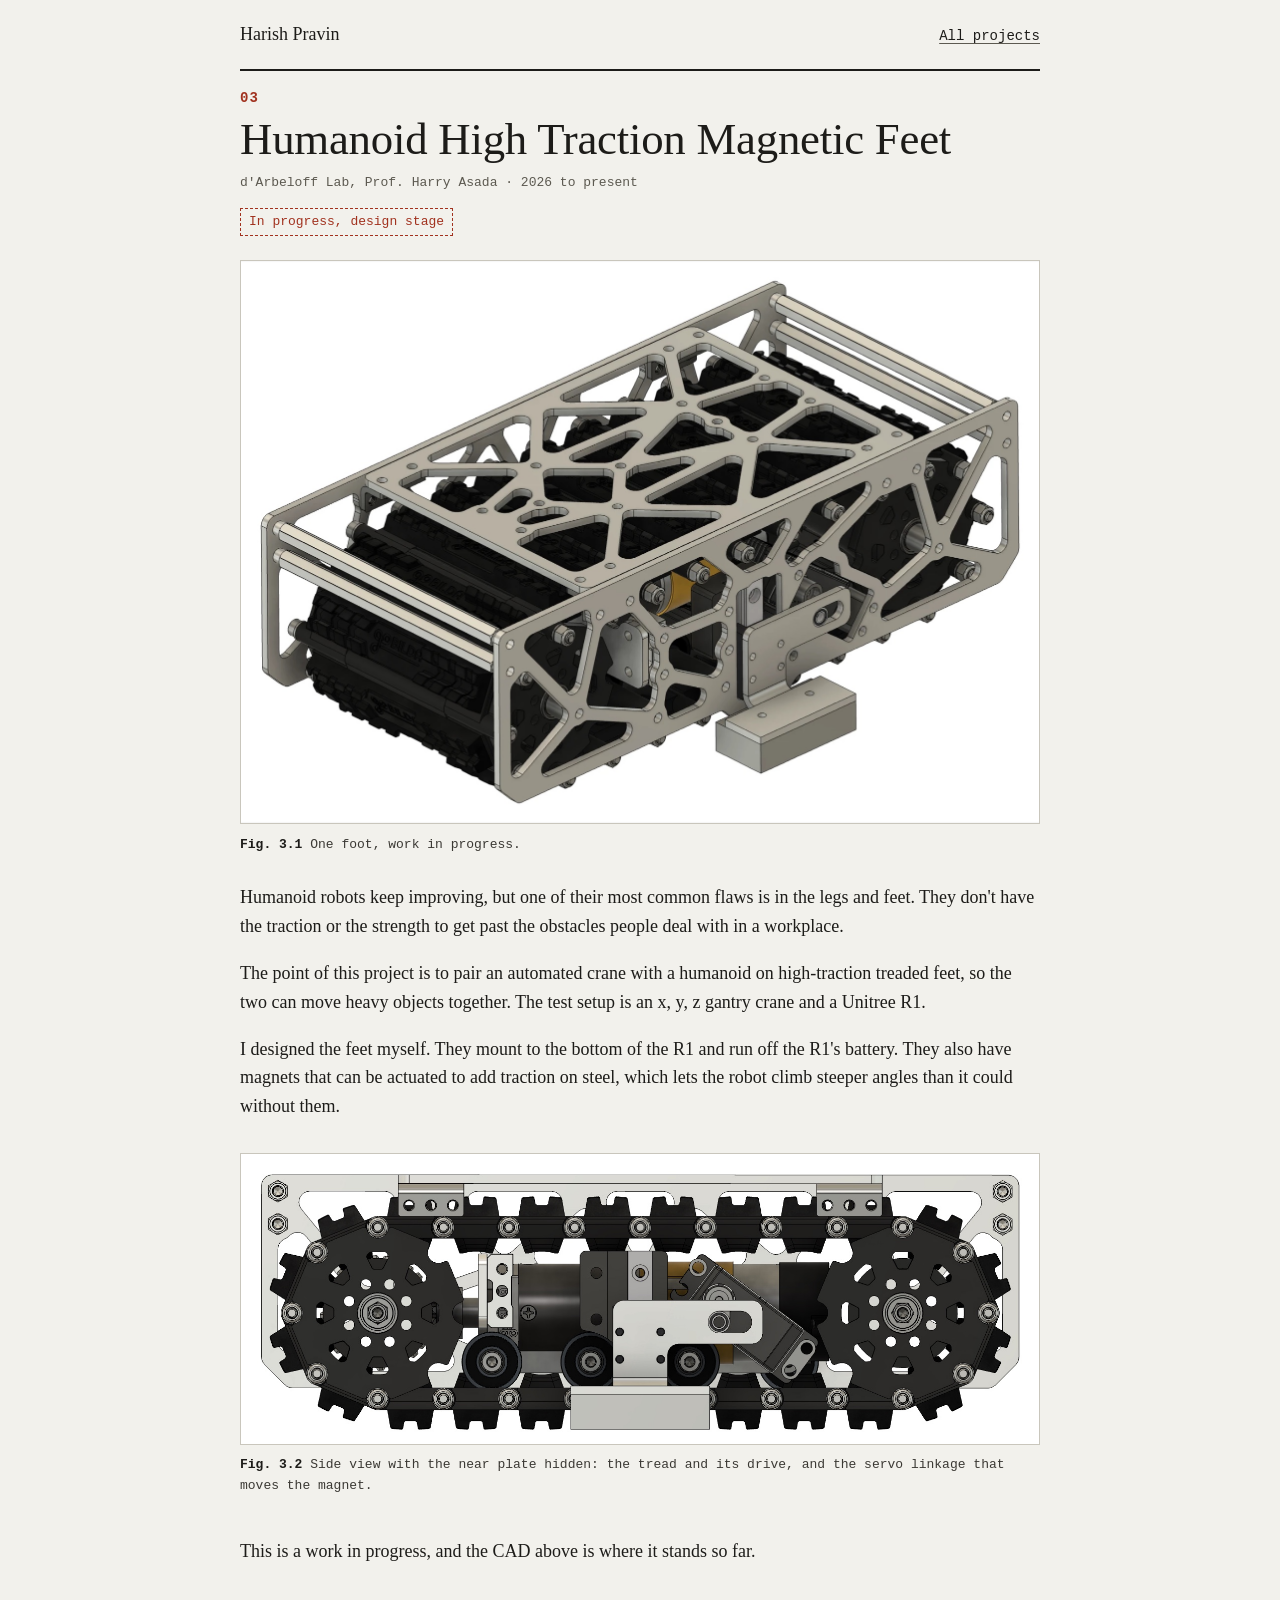
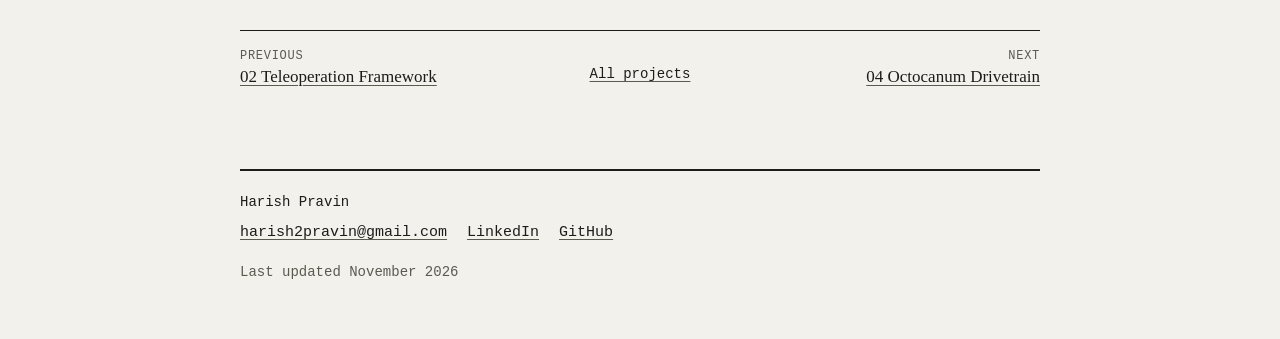
<file: magnetic-feet.html>
<!doctype html>
<html lang="en">
<head>
<meta charset="utf-8">
<meta name="viewport" content="width=device-width, initial-scale=1">
<title>Humanoid High Traction Magnetic Feet · Harish Pravin</title>
<meta name="description" content="Custom high-traction treaded feet for a Unitree R1 humanoid, with actuated magnets that add traction on steel. In progress at MIT's d'Arbeloff Lab.">
<meta name="author" content="Harish Pravin">
<meta name="color-scheme" content="light">
<meta name="theme-color" content="#f2f1ec">
<link rel="icon" href="data:image/svg+xml,%3Csvg%20xmlns='http://www.w3.org/2000/svg'%20viewBox='0%200%2032%2032'%3E%3Crect%20width='32'%20height='32'%20fill='%23f2f1ec'/%3E%3Crect%20x='1.5'%20y='1.5'%20width='29'%20height='29'%20fill='none'%20stroke='%231d1c19'%20stroke-width='1.5'/%3E%3Cpath%20d='M6%209v14M14%209v14M6%2016h8M18%2023V9h4.5a3.5%203.5%200%200%201%200%207H18'%20fill='none'%20stroke='%231d1c19'%20stroke-width='2.2'/%3E%3C/svg%3E">
<link rel="stylesheet" href="style.css">
<link rel="canonical" href="https://harishpravin.com/magnetic-feet.html">
<meta property="og:type" content="article">
<meta property="og:url" content="https://harishpravin.com/magnetic-feet.html">
<meta property="og:title" content="Humanoid High Traction Magnetic Feet · Harish Pravin">
<meta property="og:description" content="Custom high-traction treaded feet for a Unitree R1 humanoid, with actuated magnets that add traction on steel. In progress at MIT's d'Arbeloff Lab.">
<meta property="og:image" content="https://harishpravin.com/img/feet-cad-1.jpg">
<meta property="og:image:width" content="1600">
<meta property="og:image:height" content="1127">
<meta property="og:image:alt" content="CAD of one treaded foot for a Unitree R1, work in progress.">
<meta name="twitter:card" content="summary_large_image">
<meta name="twitter:title" content="Humanoid High Traction Magnetic Feet · Harish Pravin">
<meta name="twitter:description" content="Custom high-traction treaded feet for a Unitree R1 humanoid, with actuated magnets that add traction on steel. In progress at MIT's d'Arbeloff Lab.">
<meta name="twitter:image" content="https://harishpravin.com/img/feet-cad-1.jpg">
<meta name="twitter:image:alt" content="CAD of one treaded foot for a Unitree R1, work in progress.">
</head>
<body class="page">
<a class="skip" href="#main">Skip to content</a>

<header class="wrap site-top">
  <nav aria-label="Site">
    <a class="home" href="index.html">Harish Pravin</a>
    <a class="all" href="index.html#projects">All projects</a>
  </nav>
</header>

<main id="main" class="wrap">

<article class="project" id="feet" aria-labelledby="feet-h">
  <h1 class="proj-h" id="feet-h"><span class="num">03</span> Humanoid High Traction Magnetic Feet</h1>
  <p class="meta">d'Arbeloff Lab, Prof. Harry Asada · 2026 to present</p>
  <p class="status">In progress, design stage</p>

  <figure class="fig hero sheet">
    <img src="img/feet-cad-1.jpg" width="1600" height="1127" loading="eager" fetchpriority="high"
         alt="CAD of one foot, work in progress: a tread belt on sprockets at either end inside a frame of lightened side plates and a top plate, with a small block hanging below one side on a slotted bracket.">
    <figcaption><span class="fno">Fig. 3.1</span>One foot, work in progress.</figcaption>
  </figure>

  <p>Humanoid robots keep improving, but one of their most common flaws is in the legs and feet. They don't have the traction or the strength to get past the obstacles people deal with in a workplace.</p>

  <p>The point of this project is to pair an automated crane with a humanoid on high-traction treaded feet, so the two can move heavy objects together. The test setup is an x, y, z gantry crane and a Unitree R1.</p>

  <p>I designed the feet myself. They mount to the bottom of the R1 and run off the R1's battery. They also have magnets that can be actuated to add traction on steel, which lets the robot climb steeper angles than it could without them.</p>

  <figure class="fig sheet">
    <img src="img/feet-cad-side.jpg" width="1586" height="576" loading="lazy" decoding="async"
         alt="Side view of the foot with the near side plate hidden: the tread wraps two sprockets, a motor sits between them above a row of rollers, and a servo with a linkage holds a block on a slotted bracket at the bottom.">
    <figcaption><span class="fno">Fig. 3.2</span>Side view with the near plate hidden: the tread and its drive, and the servo linkage that moves the magnet.</figcaption>
  </figure>

  <p>This is a work in progress, and the CAD above is where it stands so far.</p>
</article>

<nav class="pager" aria-label="More projects">
  <a class="prev" href="teleoperation.html" rel="prev"><span class="dir">Previous</span> <span class="name">02 Teleoperation Framework</span></a>
  <a class="all" href="index.html#projects">All projects</a>
  <a class="next" href="octocanum.html" rel="next"><span class="dir">Next</span> <span class="name">04 Octocanum Drivetrain</span></a>
</nav>

</main>

<footer class="wrap foot">
  <div class="foot-in">
  <p>Harish Pravin</p>
  <ul class="contact">
    <li><a href="mailto:harish2pravin@gmail.com">harish2pravin@gmail.com</a></li>
    <li><a href="https://www.linkedin.com/in/harish-mit">LinkedIn</a></li>
    <li><a href="https://github.com/harivin">GitHub</a></li>
  </ul>
  <p class="updated">Last updated November 2026</p>
  </div>
</footer>
</body>
</html>
</file>
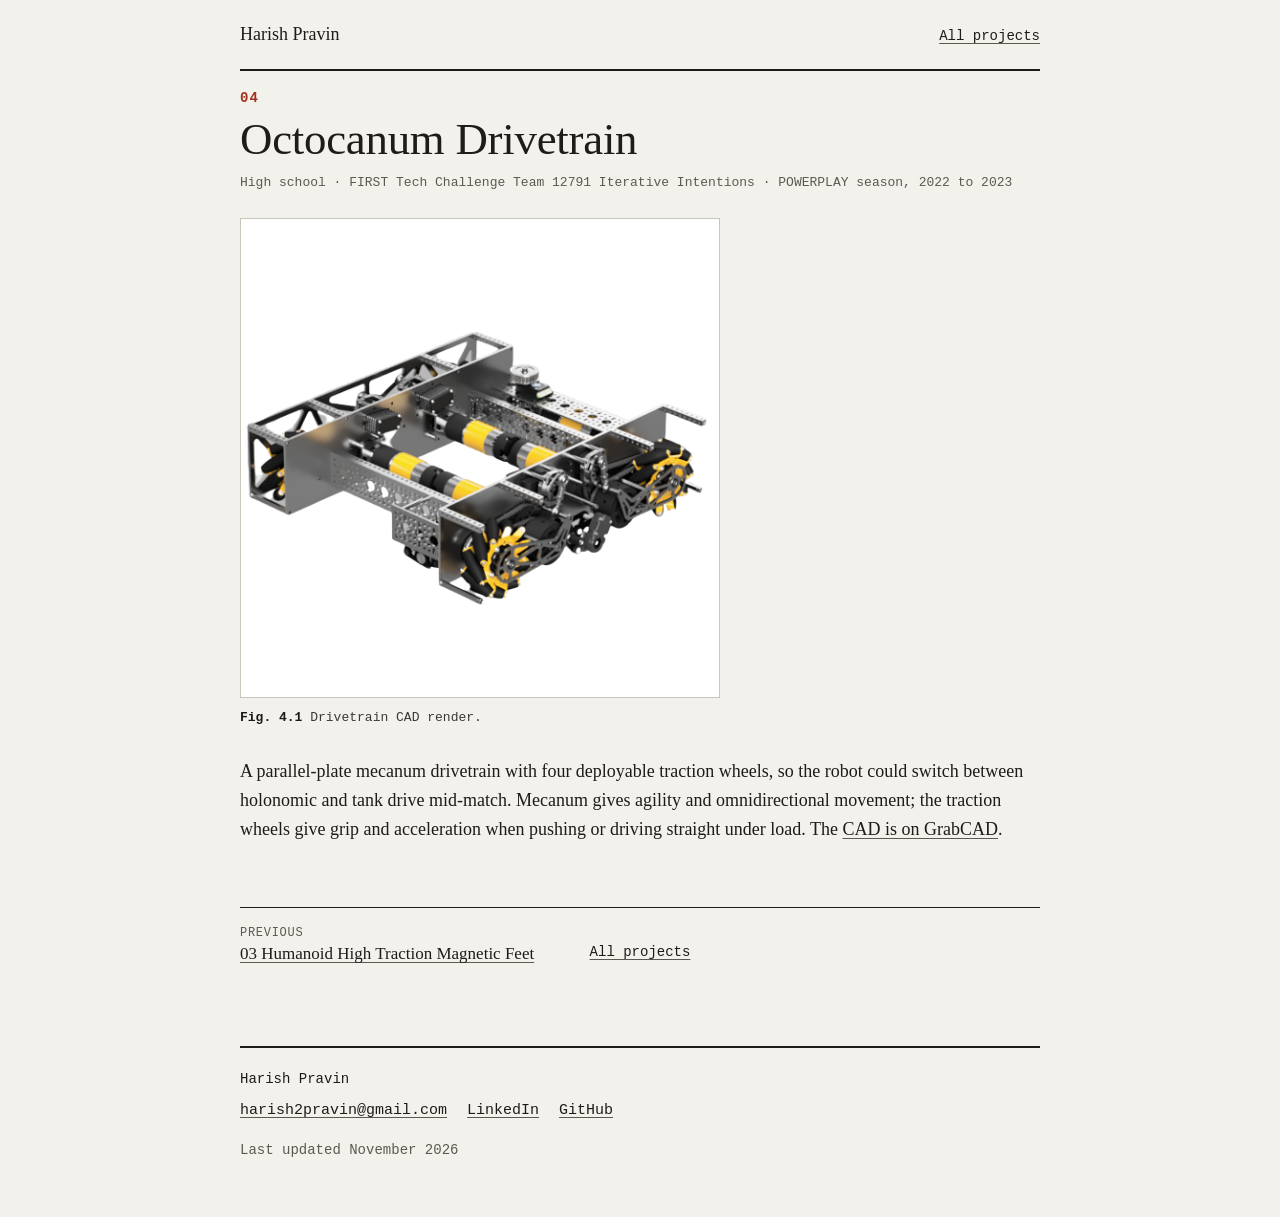
<file: octocanum.html>
<!doctype html>
<html lang="en">
<head>
<meta charset="utf-8">
<meta name="viewport" content="width=device-width, initial-scale=1">
<title>Octocanum Drivetrain · Harish Pravin</title>
<meta name="description" content="A parallel-plate mecanum drivetrain with four deployable traction wheels, so the robot could switch between holonomic and tank drive mid-match. High school work for FIRST Tech Challenge Team 12791 Iterative Intentions.">
<meta name="author" content="Harish Pravin">
<meta name="color-scheme" content="light">
<meta name="theme-color" content="#f2f1ec">
<link rel="icon" href="data:image/svg+xml,%3Csvg%20xmlns='http://www.w3.org/2000/svg'%20viewBox='0%200%2032%2032'%3E%3Crect%20width='32'%20height='32'%20fill='%23f2f1ec'/%3E%3Crect%20x='1.5'%20y='1.5'%20width='29'%20height='29'%20fill='none'%20stroke='%231d1c19'%20stroke-width='1.5'/%3E%3Cpath%20d='M6%209v14M14%209v14M6%2016h8M18%2023V9h4.5a3.5%203.5%200%200%201%200%207H18'%20fill='none'%20stroke='%231d1c19'%20stroke-width='2.2'/%3E%3C/svg%3E">
<link rel="stylesheet" href="style.css">
<link rel="canonical" href="https://harishpravin.com/octocanum.html">
<meta property="og:type" content="article">
<meta property="og:url" content="https://harishpravin.com/octocanum.html">
<meta property="og:title" content="Octocanum Drivetrain · Harish Pravin">
<meta property="og:description" content="A parallel-plate mecanum drivetrain with four deployable traction wheels, so the robot could switch between holonomic and tank drive mid-match. High school work for FIRST Tech Challenge Team 12791 Iterative Intentions.">
<meta property="og:image" content="https://harishpravin.com/img/octocanum-cad.png">
<meta property="og:image:width" content="500">
<meta property="og:image:height" content="500">
<meta property="og:image:alt" content="CAD render of the octocanum drivetrain.">
<meta name="twitter:card" content="summary">
<meta name="twitter:title" content="Octocanum Drivetrain · Harish Pravin">
<meta name="twitter:description" content="A parallel-plate mecanum drivetrain with four deployable traction wheels, so the robot could switch between holonomic and tank drive mid-match. High school work for FIRST Tech Challenge Team 12791 Iterative Intentions.">
<meta name="twitter:image" content="https://harishpravin.com/img/octocanum-cad.png">
<meta name="twitter:image:alt" content="CAD render of the octocanum drivetrain.">
</head>
<body class="page">
<a class="skip" href="#main">Skip to content</a>

<header class="wrap site-top">
  <nav aria-label="Site">
    <a class="home" href="index.html">Harish Pravin</a>
    <a class="all" href="index.html#projects">All projects</a>
  </nav>
</header>

<main id="main" class="wrap">

<article class="project" id="octocanum" aria-labelledby="octocanum-h">
  <h1 class="proj-h" id="octocanum-h"><span class="num">04</span> Octocanum Drivetrain</h1>
  <p class="meta">High school · FIRST Tech Challenge Team 12791 Iterative Intentions · POWERPLAY season, 2022 to 2023</p>

  <figure class="fig hero fig-small sheet">
    <img src="img/octocanum-cad.png" width="500" height="500" loading="eager" fetchpriority="high"
         alt="CAD render of the octocanum drivetrain: a plate chassis with mecanum wheels at the corners and drive motors down the middle.">
    <figcaption><span class="fno">Fig. 4.1</span>Drivetrain CAD render.</figcaption>
  </figure>

  <p>A parallel-plate mecanum drivetrain with four deployable traction wheels, so the robot could switch between holonomic and tank drive mid-match. Mecanum gives agility and omnidirectional movement; the traction wheels give grip and acceleration when pushing or driving straight under load. The <a href="https://grabcad.com/library/ftc-octocanum-dt-1">CAD is on GrabCAD</a>.</p>
</article>

<nav class="pager" aria-label="More projects">
  <a class="prev" href="magnetic-feet.html" rel="prev"><span class="dir">Previous</span> <span class="name">03 Humanoid High Traction Magnetic Feet</span></a>
  <a class="all" href="index.html#projects">All projects</a>
</nav>

</main>

<footer class="wrap foot">
  <div class="foot-in">
  <p>Harish Pravin</p>
  <ul class="contact">
    <li><a href="mailto:harish2pravin@gmail.com">harish2pravin@gmail.com</a></li>
    <li><a href="https://www.linkedin.com/in/harish-mit">LinkedIn</a></li>
    <li><a href="https://github.com/harivin">GitHub</a></li>
  </ul>
  <p class="updated">Last updated November 2026</p>
  </div>
</footer>
</body>
</html>
</file>
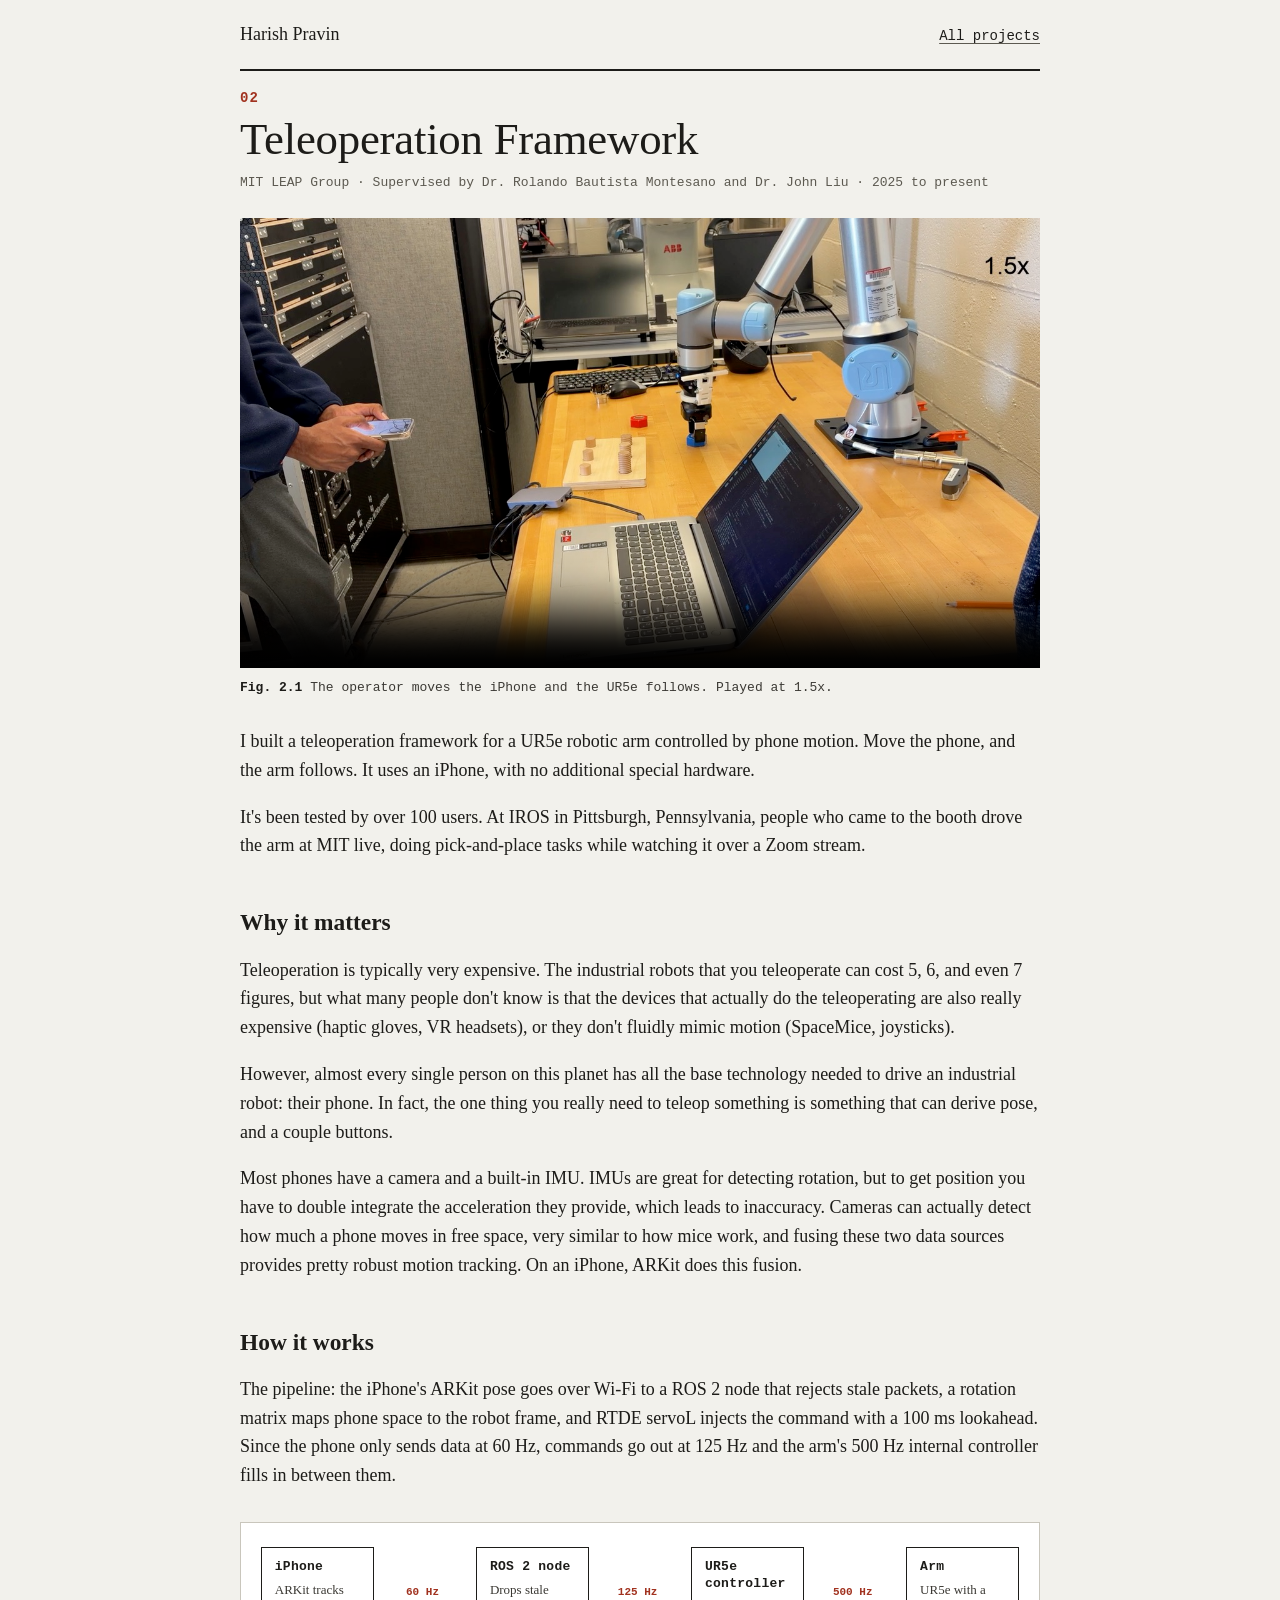
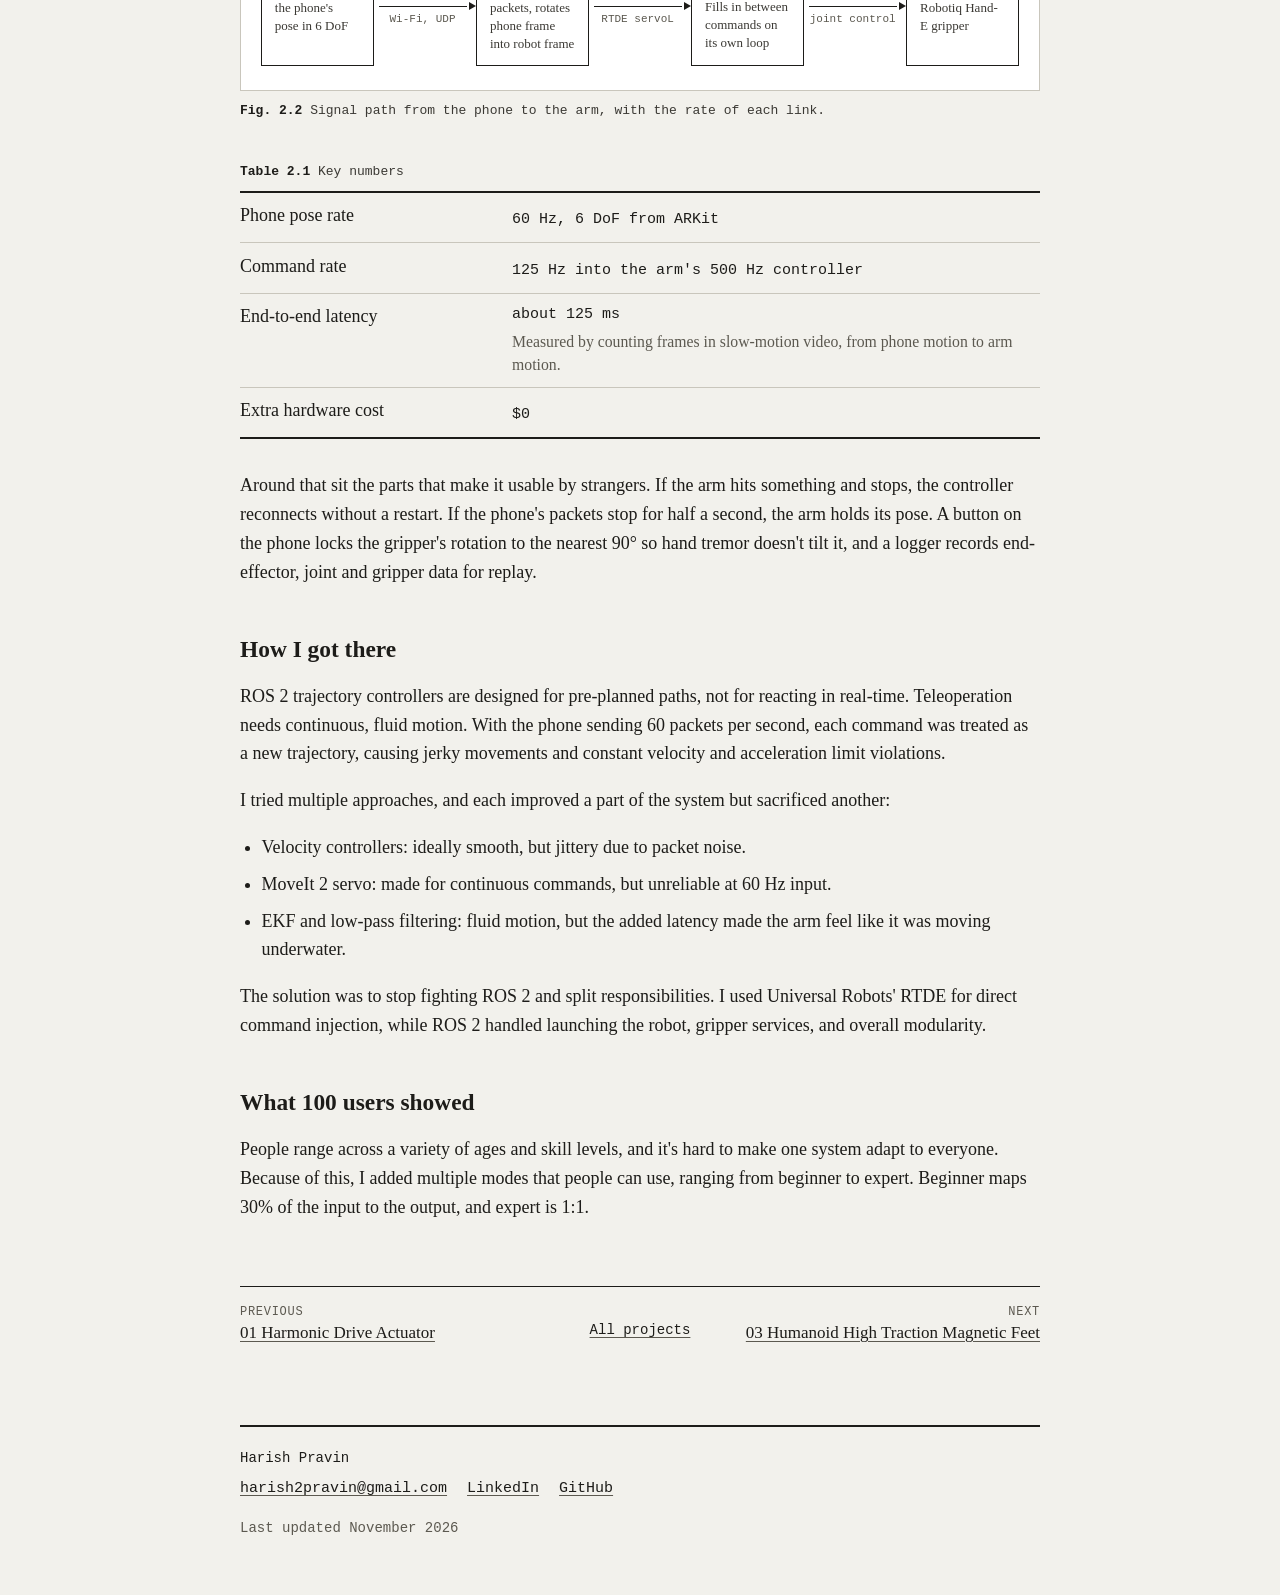
<file: teleoperation.html>
<!doctype html>
<html lang="en">
<head>
<meta charset="utf-8">
<meta name="viewport" content="width=device-width, initial-scale=1">
<title>Teleoperation Framework · Harish Pravin</title>
<meta name="description" content="A teleoperation framework for a UR5e robotic arm controlled by iPhone motion, with no extra hardware.">
<meta name="author" content="Harish Pravin">
<meta name="color-scheme" content="light">
<meta name="theme-color" content="#f2f1ec">
<link rel="icon" href="data:image/svg+xml,%3Csvg%20xmlns='http://www.w3.org/2000/svg'%20viewBox='0%200%2032%2032'%3E%3Crect%20width='32'%20height='32'%20fill='%23f2f1ec'/%3E%3Crect%20x='1.5'%20y='1.5'%20width='29'%20height='29'%20fill='none'%20stroke='%231d1c19'%20stroke-width='1.5'/%3E%3Cpath%20d='M6%209v14M14%209v14M6%2016h8M18%2023V9h4.5a3.5%203.5%200%200%201%200%207H18'%20fill='none'%20stroke='%231d1c19'%20stroke-width='2.2'/%3E%3C/svg%3E">
<link rel="stylesheet" href="style.css">
<link rel="canonical" href="https://harishpravin.com/teleoperation.html">
<meta property="og:type" content="article">
<meta property="og:url" content="https://harishpravin.com/teleoperation.html">
<meta property="og:title" content="Teleoperation Framework · Harish Pravin">
<meta property="og:description" content="A teleoperation framework for a UR5e robotic arm controlled by iPhone motion, with no extra hardware.">
<meta property="og:image" content="https://harishpravin.com/img/teleop-ur-arm.jpg">
<meta property="og:image:width" content="1280">
<meta property="og:image:height" content="720">
<meta property="og:image:alt" content="An operator moves an iPhone and a UR5e arm follows over a workbench.">
<meta name="twitter:card" content="summary_large_image">
<meta name="twitter:title" content="Teleoperation Framework · Harish Pravin">
<meta name="twitter:description" content="A teleoperation framework for a UR5e robotic arm controlled by iPhone motion, with no extra hardware.">
<meta name="twitter:image" content="https://harishpravin.com/img/teleop-ur-arm.jpg">
<meta name="twitter:image:alt" content="An operator moves an iPhone and a UR5e arm follows over a workbench.">
</head>
<body class="page">
<a class="skip" href="#main">Skip to content</a>

<header class="wrap site-top">
  <nav aria-label="Site">
    <a class="home" href="index.html">Harish Pravin</a>
    <a class="all" href="index.html#projects">All projects</a>
  </nav>
</header>

<main id="main" class="wrap">

<article class="project" id="teleop" aria-labelledby="teleop-h">
  <h1 class="proj-h" id="teleop-h"><span class="num">02</span> Teleoperation Framework</h1>
  <p class="meta">MIT LEAP Group · Supervised by Dr. Rolando Bautista Montesano and Dr. John Liu · 2025 to present</p>

  <figure class="fig hero">
    <video controls preload="none" playsinline poster="img/teleop-ur-arm.jpg" width="960" height="540" aria-label="Clip of an operator moving an iPhone while a Universal Robots arm with a gripper follows over a peg board on a workbench">
      <source src="img/teleop-ur-arm.mp4" type="video/mp4">
      <a href="img/teleop-ur-arm.mp4">Watch the clip</a>
    </video>
    <figcaption><span class="fno">Fig. 2.1</span>The operator moves the iPhone and the UR5e follows. Played at 1.5x.</figcaption>
  </figure>

  <p>I built a teleoperation framework for a UR5e robotic arm controlled by phone motion. Move the phone, and the arm follows. It uses an iPhone, with no additional special hardware.</p>

  <p>It's been tested by over 100 users. At IROS in Pittsburgh, Pennsylvania, people who came to the booth drove the arm at MIT live, doing pick-and-place tasks while watching it over a Zoom stream.</p>

  <h2>Why it matters</h2>
  <p>Teleoperation is typically very expensive. The industrial robots that you teleoperate can cost 5, 6, and even 7 figures, but what many people don't know is that the devices that actually do the teleoperating are also really expensive (haptic gloves, VR headsets), or they don't fluidly mimic motion (SpaceMice, joysticks).</p>
  <p>However, almost every single person on this planet has all the base technology needed to drive an industrial robot: their phone. In fact, the one thing you really need to teleop something is something that can derive pose, and a couple buttons.</p>
  <p>Most phones have a camera and a built-in IMU. IMUs are great for detecting rotation, but to get position you have to double integrate the acceleration they provide, which leads to inaccuracy. Cameras can actually detect how much a phone moves in free space, very similar to how mice work, and fusing these two data sources provides pretty robust motion tracking. On an iPhone, ARKit does this fusion.</p>

  <h2>How it works</h2>
  <p>The pipeline: the iPhone's ARKit pose goes over Wi-Fi to a ROS 2 node that rejects stale packets, a rotation matrix maps phone space to the robot frame, and RTDE servoL injects the command with a 100 ms lookahead. Since the phone only sends data at 60 Hz, commands go out at 125 Hz and the arm's 500 Hz internal controller fills in between them.</p>

  <figure class="fig">
    <ol class="flow" aria-label="Signal path from the phone to the arm">
      <li class="node"><span class="node-h">iPhone</span><span class="node-d">ARKit tracks the phone's pose in 6 DoF</span></li>
      <li class="edge"><span>60 Hz</span><span>Wi-Fi, UDP</span></li>
      <li class="node"><span class="node-h">ROS 2 node</span><span class="node-d">Drops stale packets, rotates phone frame into robot frame</span></li>
      <li class="edge"><span>125 Hz</span><span>RTDE servoL</span></li>
      <li class="node"><span class="node-h">UR5e controller</span><span class="node-d">Fills in between commands on its own loop</span></li>
      <li class="edge"><span>500 Hz</span><span>joint control</span></li>
      <li class="node"><span class="node-h">Arm</span><span class="node-d">UR5e with a Robotiq Hand-E gripper</span></li>
    </ol>
    <figcaption><span class="fno">Fig. 2.2</span>Signal path from the phone to the arm, with the rate of each link.</figcaption>
  </figure>

  <table class="spec">
    <caption><span class="fno">Table 2.1</span>Key numbers</caption>
    <tbody>
      <tr><th scope="row">Phone pose rate</th><td><span class="v">60 Hz, 6 DoF from ARKit</span></td></tr>
      <tr><th scope="row">Command rate</th><td><span class="v">125 Hz into the arm's 500 Hz controller</span></td></tr>
      <tr><th scope="row">End-to-end latency</th><td><div class="cell"><span class="v">about 125 ms</span><span class="note">Measured by counting frames in slow-motion video, from phone motion to arm motion.</span></div></td></tr>
      <tr><th scope="row">Extra hardware cost</th><td><span class="v">$0</span></td></tr>
    </tbody>
  </table>

  <p>Around that sit the parts that make it usable by strangers. If the arm hits something and stops, the controller reconnects without a restart. If the phone's packets stop for half a second, the arm holds its pose. A button on the phone locks the gripper's rotation to the nearest 90° so hand tremor doesn't tilt it, and a logger records end-effector, joint and gripper data for replay.</p>

  <h2>How I got there</h2>
  <p>ROS 2 trajectory controllers are designed for pre-planned paths, not for reacting in real-time. Teleoperation needs continuous, fluid motion. With the phone sending 60 packets per second, each command was treated as a new trajectory, causing jerky movements and constant velocity and acceleration limit violations.</p>
  <p>I tried multiple approaches, and each improved a part of the system but sacrificed another:</p>
  <ul>
    <li>Velocity controllers: ideally smooth, but jittery due to packet noise.</li>
    <li>MoveIt 2 servo: made for continuous commands, but unreliable at 60 Hz input.</li>
    <li>EKF and low-pass filtering: fluid motion, but the added latency made the arm feel like it was moving underwater.</li>
  </ul>
  <p>The solution was to stop fighting ROS 2 and split responsibilities. I used Universal Robots' RTDE for direct command injection, while ROS 2 handled launching the robot, gripper services, and overall modularity.</p>

  <h2>What 100 users showed</h2>
  <p>People range across a variety of ages and skill levels, and it's hard to make one system adapt to everyone. Because of this, I added multiple modes that people can use, ranging from beginner to expert. Beginner maps 30% of the input to the output, and expert is 1:1.</p>
</article>

<nav class="pager" aria-label="More projects">
  <a class="prev" href="actuator.html" rel="prev"><span class="dir">Previous</span> <span class="name">01 Harmonic Drive Actuator</span></a>
  <a class="all" href="index.html#projects">All projects</a>
  <a class="next" href="magnetic-feet.html" rel="next"><span class="dir">Next</span> <span class="name">03 Humanoid High Traction Magnetic Feet</span></a>
</nav>

</main>

<footer class="wrap foot">
  <div class="foot-in">
  <p>Harish Pravin</p>
  <ul class="contact">
    <li><a href="mailto:harish2pravin@gmail.com">harish2pravin@gmail.com</a></li>
    <li><a href="https://www.linkedin.com/in/harish-mit">LinkedIn</a></li>
    <li><a href="https://github.com/harivin">GitHub</a></li>
  </ul>
  <p class="updated">Last updated November 2026</p>
  </div>
</footer>
</body>
</html>
</file>
<file: style.css>
:root {
  color-scheme: light;
  --paper: #f2f1ec;
  --ink: #1d1c19;
  --ink-2: #3b3934;
  --muted: #5c5950;
  --rule: #c9c6bc;
  --ph: #8c887c;
  --accent: #a1321f;
  --serif: Charter, "Bitstream Charter", "Sitka Text", Cambria, Georgia, serif;
  --mono: ui-monospace, "SF Mono", SFMono-Regular, Menlo, Consolas, "Liberation Mono", monospace;
  --gutter: 16px;
  --wide: 1100px;
  --measure: 38rem;
}
@media (min-width: 640px) { :root { --gutter: 32px; } }

*, *::before, *::after { box-sizing: border-box; }
html { -webkit-text-size-adjust: 100%; text-size-adjust: 100%; }
body {
  margin: 0;
  background: var(--paper);
  color: var(--ink);
  font: 400 1.0625rem/1.6 var(--serif);
  overflow-wrap: break-word;
}
@media (min-width: 640px) { body { font-size: 1.125rem; } }
img { max-width: 100%; height: auto; }

a { color: inherit; text-decoration-line: underline; text-decoration-thickness: 1px; text-underline-offset: .18em; text-decoration-color: var(--muted); }
a:hover { color: var(--accent); text-decoration-color: currentColor; }
:focus-visible { outline: 2px solid var(--accent); outline-offset: 3px; }

.skip { position: absolute; left: var(--gutter); top: -10rem; z-index: 10; padding: .5rem .75rem; background: var(--ink); color: var(--paper); font: .875rem/1.4 var(--mono); }
.skip:focus { top: .75rem; }

.wrap { max-width: calc(var(--wide) + 2 * var(--gutter)); margin: 0 auto; padding: 0 var(--gutter); }
/* Project pages run narrower than the cover: text and figures share this width */
.page { --wide: 800px; }
.mono { font-family: var(--mono); }

/* Masthead */
.top { padding-top: clamp(1.75rem, 4.5vw, 3.5rem); padding-bottom: 1.75rem; }
.top h1 { margin: 0 0 1.25rem; font-weight: 400; font-size: clamp(2.2rem, 1.6rem + 2.4vw, 3.1rem); line-height: 1.05; letter-spacing: -.01em; }
.lede { margin: .6rem 0 1.5rem; max-width: var(--measure); font-size: clamp(1.1em, 1em + .6vw, 1.2em); font-style: italic; color: var(--ink-2); }
.facts { margin: 0; max-width: 46rem; border-top: 1px solid var(--ink); }
.facts > div { display: grid; grid-template-columns: 1fr; padding: .55rem 0; border-bottom: 1px solid var(--rule); }
.facts dt { font: .75rem/1.6 var(--mono); text-transform: uppercase; letter-spacing: .06em; color: var(--muted); }
.facts dd { margin: 0; }
@media (min-width: 640px) {
  .facts > div { grid-template-columns: 8.5rem 1fr; column-gap: 1rem; }
  .facts dt { padding-top: .3em; }
}
.contact { list-style: none; margin: 0; padding: 0; display: flex; flex-wrap: wrap; column-gap: 1.25rem; row-gap: .25rem; font: .9375rem/1.6 var(--mono); }

/* Projects */
.project { padding-top: 1.25rem; margin-top: 3.5rem; border-top: 2px solid var(--ink); }
main > .project:first-child { margin-top: 1rem; }
.proj-h { margin: 0; font-weight: 400; font-size: clamp(1.7rem, 1.3rem + 1.5vw, 2.3rem); line-height: 1.15; letter-spacing: -.005em; }
.proj-h .num { display: block; margin-bottom: .55rem; font: 600 .875rem/1 var(--mono); letter-spacing: .08em; color: var(--accent); }
.meta { margin: .5rem 0 0; font: .8125rem/1.6 var(--mono); color: var(--muted); }
.status { display: inline-block; margin: .9rem 0 0; padding: .2rem .5rem; border: 1px dashed var(--accent); color: var(--accent); font: .8125rem/1.5 var(--mono); }

.proj-links { margin: 0 auto 1.75rem; max-width: var(--measure); border-top: 1px solid var(--ink); border-bottom: 1px solid var(--ink); }
.proj-links > div { display: grid; grid-template-columns: 1fr; padding: .6rem 0; }
.proj-links > div + div { border-top: 1px solid var(--rule); }
.proj-links dt { font: .75rem/1.6 var(--mono); text-transform: uppercase; letter-spacing: .06em; color: var(--muted); }
.proj-links dd { margin: 0; }
.proj-links a { font-size: 1.1em; }
.proj-links .aside { display: block; font: .8125rem/1.55 var(--mono); color: var(--muted); }
@media (min-width: 640px) {
  .proj-links > div { grid-template-columns: 8.5rem 1fr; column-gap: 1rem; }
  .proj-links dt { padding-top: .35em; }
}

/* Text runs the full width of the figures */
.project { --measure: 100%; }
.project p, .project ul, .project h2, .proj-h { max-width: var(--measure); margin-left: auto; margin-right: auto; }
.project .status { display: block; width: fit-content; margin-left: max(0px, calc((100% - var(--measure)) / 2)); }
.project h2 { margin: 3rem auto .75rem; font-size: 1.3em; font-weight: 700; line-height: 1.25; }
.project ul { padding-left: 1.2em; }
.project li + li { margin-top: .5rem; }
.runin { font: 600 .8125rem/1 var(--mono); text-transform: uppercase; letter-spacing: .06em; margin-right: .5em; }
.small-print { font: .8125rem/1.6 var(--mono); color: var(--muted); margin-top: 3rem; }

/* Figures */
.fig { margin: 2rem 0 2.5rem; }
.fig img { display: block; width: 100%; height: auto; }
.fig.sheet img { background: #fff; border: 1px solid var(--rule); }
.fig figcaption { margin: .65rem auto 0; max-width: var(--measure); font: .8125rem/1.6 var(--mono); color: var(--ink-2); }
.fno { font-weight: 700; color: var(--ink); margin-right: .6em; white-space: nowrap; }
.fig.hero { margin: 1.5rem 0 1.75rem; }
.fig-mid { max-width: 46rem; }
.fig-small { max-width: 30rem; }
.fig-row { display: grid; grid-template-columns: 1fr; gap: 1.5rem; margin: 2rem 0 2.5rem; }
.fig-row .fig { margin: 0; }
@media (min-width: 760px) { .fig-row { grid-template-columns: 1fr 1fr; } }

.clip { max-width: 40rem; }
.clip-ctl { margin: .6rem 0 0; font: .8125rem/1.6 var(--mono); }
.clip-ctl a { font-weight: 700; }
.clip-ctl span { color: var(--muted); }

/* Placeholders: empty figure frames for images still to come */
.ph { display: flex; align-items: center; justify-content: center; aspect-ratio: 3 / 2; padding: 1rem; border: 1px dashed var(--ph); }
.ph.r169 { aspect-ratio: 16 / 9; }
.ph-label { max-width: 28em; font: .75rem/1.6 var(--mono); color: var(--muted); text-align: center; }
.ph-label .file { display: block; margin-top: .35rem; color: var(--ink); }

/* Tables */
.legend { margin: 1.5rem 0 0; max-width: 46rem; font: .8125rem/1.6 var(--mono); color: var(--ink-2); }
.legend > div { display: flex; align-items: baseline; gap: .75rem; padding: .15rem 0; }
.legend dt { flex: 0 0 6.5rem; }
.legend dd { margin: 0; }
.spec { width: 100%; max-width: var(--measure); margin: 1.5rem auto 2rem; border-collapse: collapse; border-top: 2px solid var(--ink); border-bottom: 2px solid var(--ink); }
.spec caption { caption-side: top; text-align: left; padding-bottom: .5rem; font: .8125rem/1.6 var(--mono); color: var(--ink-2); }
.spec thead th { padding: .45rem 1rem .45rem 0; border-bottom: 1px solid var(--ink); text-align: left; font: .75rem/1.4 var(--mono); text-transform: uppercase; letter-spacing: .06em; color: var(--muted); }
.spec tbody th { width: 34%; padding: .65rem 1rem .65rem 0; text-align: left; vertical-align: top; font-weight: 400; line-height: 1.4; }
.spec td { padding: .65rem 0; vertical-align: top; }
.spec tbody tr + tr > * { border-top: 1px solid var(--rule); }
.cell { display: flex; flex-wrap: wrap; align-items: baseline; column-gap: .75rem; row-gap: .3rem; }
.v { font: .9375rem/1.45 var(--mono); }
.note { flex-basis: 100%; font-size: .875em; line-height: 1.45; color: var(--muted); }
.tag { display: inline-block; padding: .15em .45em .2em; border: 1px solid var(--ink); font: .75rem/1.2 var(--mono); letter-spacing: .02em; color: var(--ink); white-space: nowrap; }
.cell .tag { margin-left: auto; }
.tag.rated { border-style: dashed; }
.tag.calc { border-style: dotted; }
@media (max-width: 480px) {
  .spec tbody th { width: 36%; font-size: .9375rem; padding-right: .75rem; }
  .v { font-size: .875rem; }
}

/* Footer */
.foot { margin-top: 5rem; padding-bottom: 3rem; font: .875rem/1.6 var(--mono); }
.foot-in { padding-top: 1.25rem; border-top: 2px solid var(--ink); }
.foot p { margin: 0 0 .5rem; }
.foot .updated { margin-top: 1rem; color: var(--muted); }

/* Project page: running head and pager */
.site-top { padding-top: 1.25rem; padding-bottom: .25rem; }
.site-top nav { display: flex; flex-wrap: wrap; justify-content: space-between; align-items: baseline; column-gap: 1.5rem; row-gap: .25rem; }
.site-top .home { font-size: 1.125rem; text-decoration: none; }
.site-top .home:hover { text-decoration: underline; }
.site-top .all { font: .875rem/1.6 var(--mono); }
h1.proj-h { font-size: clamp(2rem, 1.4rem + 2.2vw, 2.8rem); }
.pager { display: grid; grid-template-columns: 1fr; gap: 1rem; margin-top: 4rem; padding-top: 1rem; border-top: 1px solid var(--ink); font: .875rem/1.5 var(--mono); }
.pager a { display: block; text-decoration: none; }
.pager .dir { display: block; font-size: .75rem; text-transform: uppercase; letter-spacing: .06em; color: var(--muted); }
.pager .name { font: 1.0625rem/1.4 var(--serif); text-decoration: underline; text-decoration-thickness: 1px; text-underline-offset: .18em; text-decoration-color: var(--muted); }
.pager a:hover .name { text-decoration-color: currentColor; }
.pager .all { text-decoration: underline; text-decoration-thickness: 1px; text-underline-offset: .18em; text-decoration-color: var(--muted); }
@media (min-width: 640px) {
  .pager { grid-template-columns: 1fr auto 1fr; align-items: start; column-gap: 2rem; }
  .pager .prev { grid-column: 1; }
  .pager .all { grid-column: 2; grid-row: 1; padding-top: 1.1rem; }
  .pager .next { grid-column: 3; grid-row: 1; text-align: right; }
}

/* Cover: project tiles */
.projects { padding-top: 1rem; border-top: 2px solid var(--ink); }
.section-label { margin: 0 0 1.25rem; font: 600 .8125rem/1.4 var(--mono); text-transform: uppercase; letter-spacing: .08em; color: var(--muted); }
.tiles { list-style: none; margin: 0; padding: 0; display: grid; grid-template-columns: 1fr; gap: 1.5rem; }
.tiles > li { display: flex; min-width: 0; }
.tile { display: flex; flex-direction: column; width: 100%; border: 1px solid var(--rule); color: inherit; text-decoration: none; }
.tile:hover { border-color: var(--ink); color: inherit; }
.tile:hover .tile-h { color: var(--accent); }
.tile-media { position: relative; display: block; aspect-ratio: 4 / 3; overflow: hidden; border-bottom: 1px solid var(--rule); }
.tile-media img { position: absolute; inset: 0; display: block; width: 100%; height: 100%; object-fit: cover; }
.tile-media .ph { position: absolute; inset: .75rem; aspect-ratio: auto; }
.tile-body { padding: .9rem 1rem 1rem; }
.tile-num { margin: 0 0 .4rem; font: 600 .8125rem/1 var(--mono); letter-spacing: .08em; color: var(--accent); }
.tile-h { margin: 0; font-size: 1.35em; font-weight: 400; line-height: 1.2; }
.tile-line { margin: .4rem 0 0; font-size: .9375em; line-height: 1.45; color: var(--ink-2); }
.tile-meta { margin: .5rem 0 0; font: .75rem/1.5 var(--mono); color: var(--muted); }
.nb { white-space: nowrap; }
@media (min-width: 640px) {
  .tiles { grid-template-columns: 1fr 1fr; gap: 2rem; }
}
@media (min-width: 900px) {
  .tile { aspect-ratio: 1 / 1; }
  .tile-media { flex: 1 1 0; min-height: 0; aspect-ratio: auto; }
}

@media print {
  :root { --paper: #fff; --measure: none; }
  @page { margin: 16mm 14mm; }
  body { font-size: 10.5pt; }
  .skip, .site-top nav .all, .clip-ctl, .pager { display: none; }
  a { text-decoration: none; }
  .contact a[href^="http"]::after, .proj-links a[href^="http"]::after, .project p a[href^="http"]::after { content: " (" attr(href) ")"; font-size: .85em; overflow-wrap: anywhere; }
  .fig, .spec, .ph, .facts > div, li { break-inside: avoid; }
  .project h2, .proj-h, .meta { break-after: avoid; }
  .tile { break-inside: avoid; }
  .project { margin-top: 2rem; }
  .fig img { max-height: 120mm; width: auto; max-width: 100%; }
}

/* Video figures and CAD tiles */
.fig video { display: block; width: 100%; height: auto; background: #000; }
.tile-sheet { background: #fff; }
.tile-sheet img { object-fit: contain; }

/* Pipeline diagram: a column on phones, a row from 760px. */
.flow { list-style: none; margin: 0; padding: 1.25rem; display: flex; flex-direction: column; background: #fff; border: 1px solid var(--rule); }
.flow .node { border: 1px solid var(--ink); padding: .7rem .8rem; display: flex; flex-direction: column; gap: .3rem; }
.flow .node-h { font: 600 .8125rem/1.3 var(--mono); letter-spacing: .02em; }
.flow .node-d { font: .8125rem/1.4 var(--serif); color: var(--ink-2); }
.flow .edge { position: relative; display: flex; flex-direction: column; justify-content: center; min-height: 3.4rem; margin-left: 1.5rem; padding-left: 1rem; border-left: 1px solid var(--ink); font: .75rem/1.45 var(--mono); color: var(--muted); }
.flow .edge span:first-child { color: var(--accent); font-weight: 600; }
.flow .edge::after { content: ""; position: absolute; left: -4.5px; bottom: 0; border: 4px solid transparent; border-top: 7px solid var(--ink); border-bottom: 0; }
@media (min-width: 760px) {
  .flow { flex-direction: row; align-items: stretch; padding: 1.5rem 1.25rem; }
  .flow .node { flex: 1 1 0; min-width: 0; }
  .flow .edge { flex: 0 0 5.6rem; min-height: 0; margin: 0; padding: 0 .35rem 0 .25rem; border-left: 0; align-items: center; justify-content: center; text-align: center; white-space: nowrap; }
  .flow .edge span:first-child { padding-bottom: .3rem; }
  .flow .edge span:last-child { padding-top: .3rem; border-top: 1px solid var(--ink); width: 100%; }
  .flow .edge::after { left: auto; right: 0; bottom: auto; top: 50%; transform: translateY(-50%); border: 4px solid transparent; border-left: 7px solid var(--ink); border-right: 0; }
}
.project .flow li { margin-top: 0; }
@media (min-width: 760px) { .flow .edge { flex-basis: 6.4rem; padding: 0 .6rem 0 .3rem; font-size: .6875rem; } }

/* Actuator page: full writeup below the summary. Scoped to .writeup. */
.writeup { margin-top: 4rem; padding-top: 1.25rem; border-top: 2px solid var(--ink); scroll-margin-top: 1rem; }
.writeup .section-label { margin: 0 auto .6rem; }
.project .writeup .writeup-h { margin: 0 auto; font-size: clamp(1.6rem, 1.3rem + 1.2vw, 2.1rem); font-weight: 400; line-height: 1.2; letter-spacing: -.005em; }
.project .writeup .lede { margin: .5rem auto 2.25rem; }
.writeup h3 { margin: 3.25rem 0 .75rem; font-size: 1.2em; font-weight: 700; line-height: 1.3; }
.writeup h4 { margin: 2.25rem 0 .5rem; font-size: 1em; font-weight: 700; font-style: italic; line-height: 1.35; }
.writeup .sidebar { margin: 2rem 0; padding: .1rem 0 .1rem 1.1rem; border-left: 2px solid var(--rule); color: var(--ink-2); }
.writeup .sidebar p { margin: 0; }
.writeup .thanks { margin-top: 2.5rem; padding-top: 1rem; border-top: 1px solid var(--rule); color: var(--ink-2); }
.proj-links .aside a { font-size: inherit; }
@media print {
  .writeup h3, .writeup h4 { break-after: avoid; }
  .writeup .sidebar { break-inside: avoid; }
}
.writeup .fig-small, .writeup .fig.clip { margin-left: auto; margin-right: auto; }
.writeup .fig-anim { max-width: 22rem; margin-left: auto; margin-right: auto; }
/* Writeup: small figures sit beside the text on wide screens. */
.writeup h3, .writeup h4, .writeup .fig:not(.fig-side), .writeup .sidebar, .writeup .thanks { clear: both; }
.writeup .fig-side { max-width: 22rem; margin: 2rem auto 2.5rem; }
.writeup .fig.sponsors { max-width: 30rem; margin: 1.5rem auto 0; }
@media (min-width: 700px) {
  .writeup .fig-side { float: right; clear: right; width: 44%; max-width: 20rem; margin: .4rem 0 1rem 1.75rem; }
}
@media print { .writeup .fig-side { float: none; margin: 1rem auto; } }
</file>
